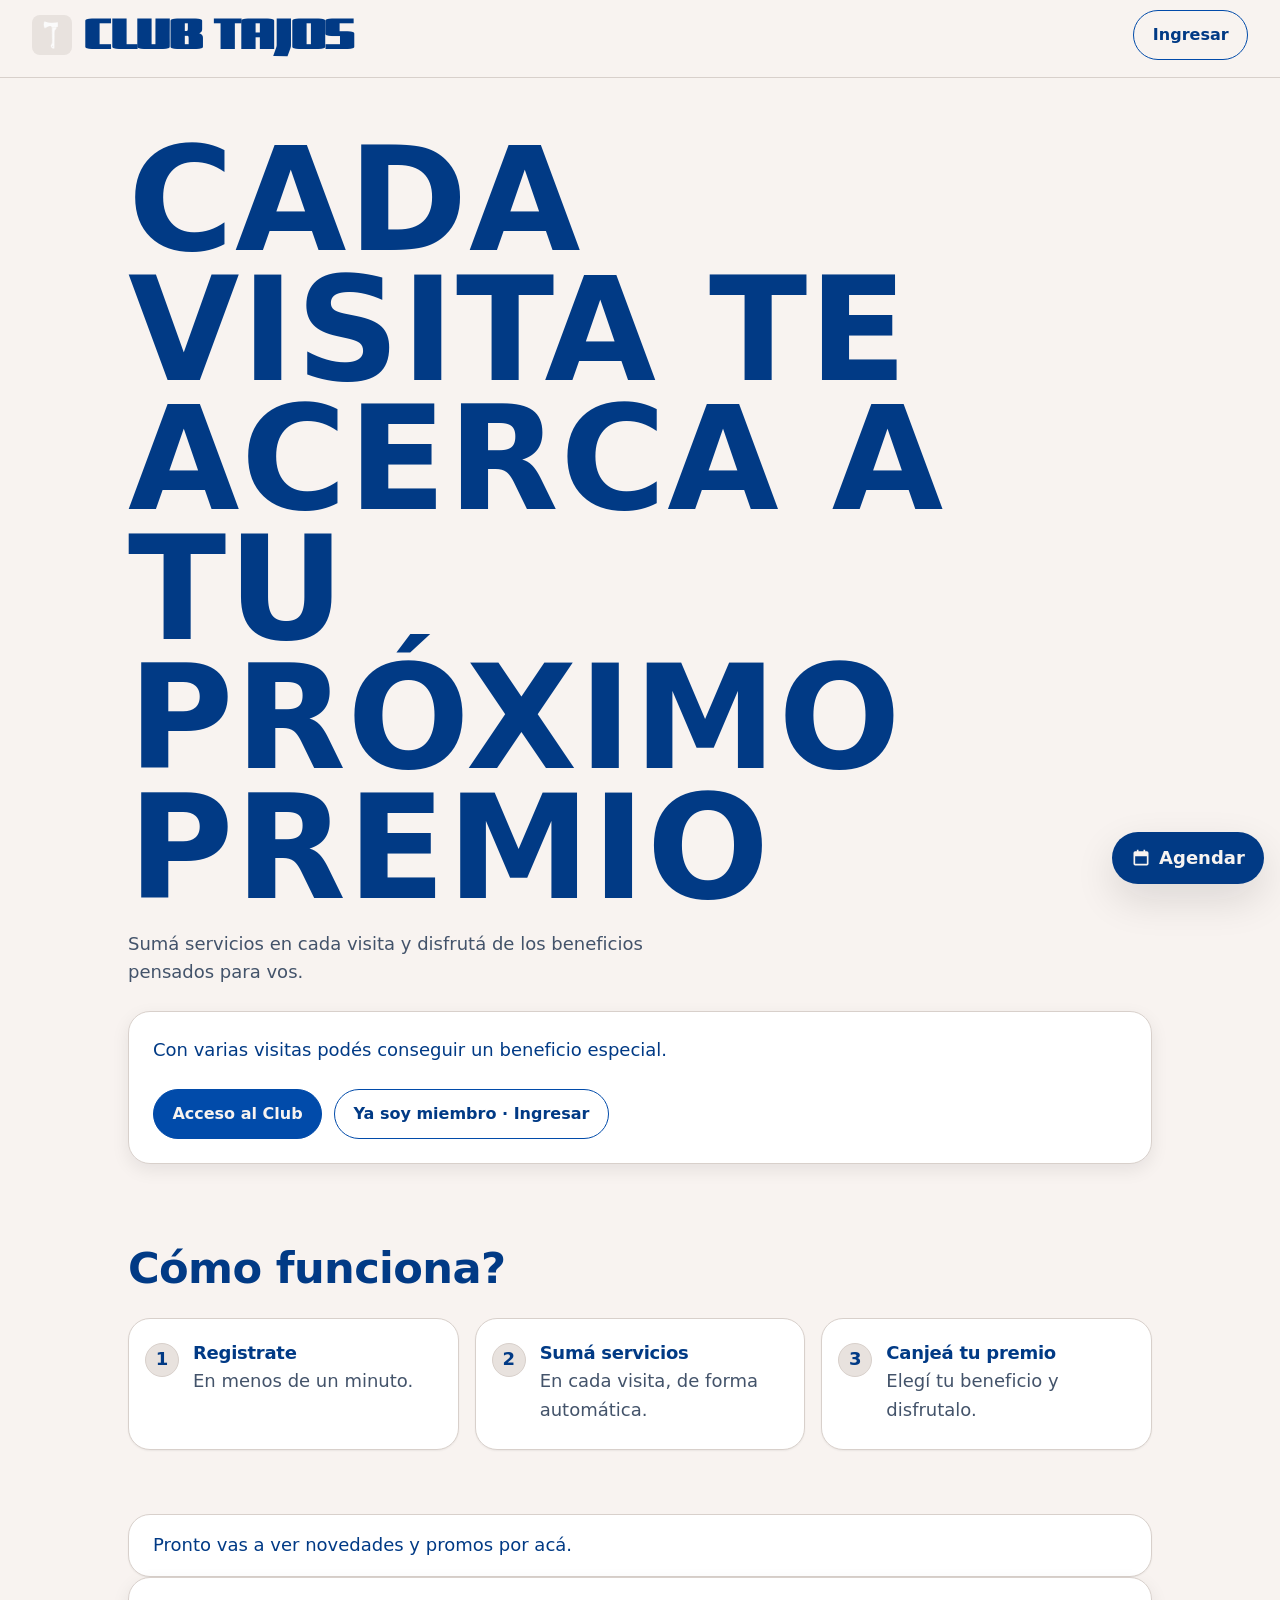
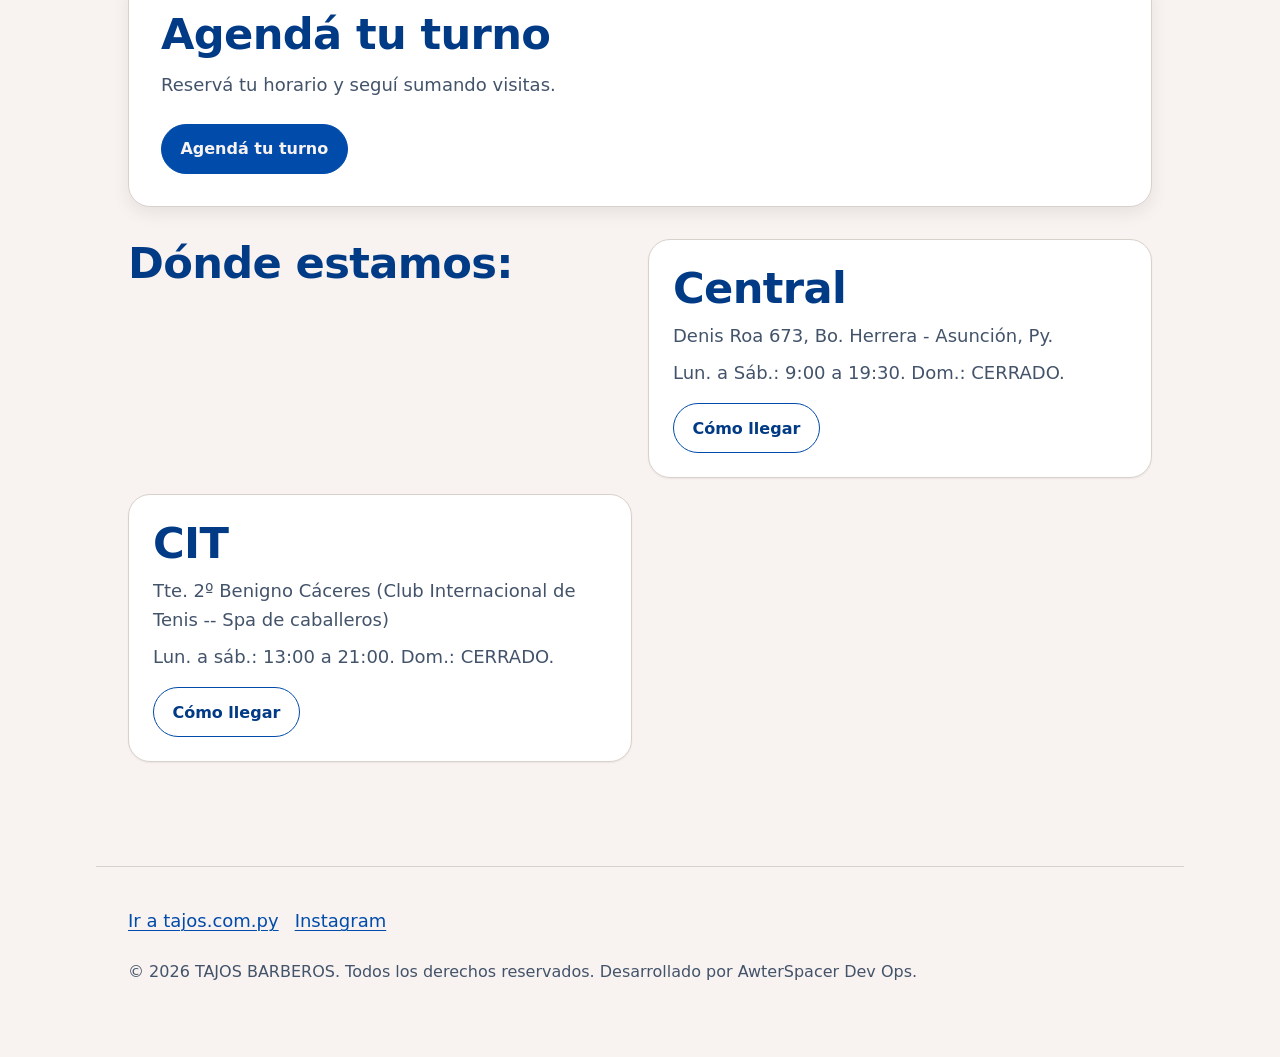
<file: index.html>
<!doctype html>
<html lang="es-PY">
<head>
  <meta charset="utf-8">
  <meta name="viewport" content="width=device-width, initial-scale=1">

  <title>Club Tajos · La Experiencia Definitiva</title>
  <meta name="description" content="En Club Tajos, queda en nuestras manos la gestión integral de tu imagen. Conocé tus beneficios, canjeá premios exclusivos, recibí recordatorios y accedé a turnos preferenciales en el mejor horario. Unite al Club Tajos y viví una experiencia en cuidado personal a un nivel totalmente distinto.">

  <meta name="theme-color" content="#014BAA">
  <link rel="canonical" href="https://club.tajos.com.py">
  <link rel="icon" href="assets/img/favicon.png">

  <meta property="og:type" content="website">
  <meta property="og:title" content="Club Tajos · La Experiencia Definitiva">
  <meta property="og:description" content="En Club Tajos, queda en nuestras manos la gestión integral de tu imagen. Conocé tus beneficios, canjeá premios exclusivos, recibí recordatorios y accedé a turnos preferenciales en el mejor horario. Unite al Club Tajos y viví una experiencia en cuidado personal a un nivel totalmente distinto.">
  <meta property="og:url" content="https://club.tajos.com.py">
  <meta property="og:image" content="assets/img/og-image.png">

  <meta name="twitter:card" content="summary_large_image">
  <meta name="twitter:title" content="Club Tajos · La Experiencia Definitiva">
  <meta name="twitter:description" content="En Club Tajos, queda en nuestras manos la gestión integral de tu imagen. Conocé tus beneficios, canjeá premios exclusivos, recibí recordatorios y accedé a turnos preferenciales en el mejor horario. Unite al Club Tajos y viví una experiencia en cuidado personal a un nivel totalmente distinto.">
  <meta name="twitter:image" content="assets/img/og-image.png">

  <meta name="referrer" content="strict-origin-when-cross-origin">
  
  <link rel="preconnect" href="https://fonts.googleapis.com">
  <link rel="preconnect" href="https://fonts.gstatic.com" crossorigin>
  <link href="https://fonts.googleapis.com/css2?family=Gajraj+One&family=Six+Caps&family=Michroma&display=swap" rel="stylesheet">

  <link rel="stylesheet" href="assets/css/club.css">

  <script defer src="assets/js/club-core.js"></script>
  <script defer src="assets/js/club-ui.js"></script>
  <script defer src="assets/js/index.js"></script>
</head>
<body>

  <a class="club-skip" href="#contenido">Saltar al contenido</a>

  <noscript>
    <p class="club-noscript">Activá JavaScript para ver novedades y tu tarjeta.</p>
  </noscript>

  <!-- HEADER -->
  <header class="club-header">
    <a class="club-header__marca" href="./">
      <img class="club-header__logo" src="assets/img/logo.png" alt="Tajos" width="48" height="48">
      <span class="club-header__nombre">CLUB TAJOS</span>
    </a>

    <div class="club-header__acciones">
      <button class="club-btn club-btn--secundario" type="button" data-club="btn-ingresar" aria-haspopup="dialog">Ingresar</button>
      <a class="club-btn club-btn--primario" href="tarjeta.html" data-club="btn-mi-tarjeta" hidden>Mi tarjeta</a>
    </div>
  </header>

  <main id="contenido">

    <!-- HERO -->
    <section class="club-hero" data-club="hero" aria-labelledby="club-hero-titulo">
      <h1 class="club-hero__titulo" id="club-hero-titulo">Cada visita te acerca a tu próximo premio</h1>
      <p class="club-hero__texto">Sumá servicios en cada visita y disfrutá de los beneficios pensados para vos.</p>

      <div class="club-hero__publico" data-club="hero-publico">
        <p class="club-hero__detalle">
          Con <span data-club="visitas-requeridas">varias</span> visitas podés conseguir <span data-club="premio">un beneficio especial</span>.
        </p>
        <div class="club-hero__acciones">
          <a class="club-btn club-btn--primario" href="registro.html">Acceso al Club</a>
          <button class="club-btn club-btn--secundario" type="button" data-club="btn-ingresar">Ya soy miembro · Ingresar</button>
        </div>
      </div>

      <div class="club-hero__miembro" data-club="hero-miembro" hidden>
        <h2 class="club-hero__saludo">Hola, <span data-club="miembro-nombre"></span></h2>

        <progress class="club-progreso" data-club="miembro-progreso" value="0" max="1" aria-describedby="club-progreso-texto"></progress>
        <p class="club-progreso__texto" id="club-progreso-texto" data-club="miembro-progreso-texto"></p>

        <p class="club-aviso" data-club="miembro-premio" hidden></p>

        <div class="club-hero__acciones">
          <a class="club-btn club-btn--primario" href="tarjeta.html">Ver mi tarjeta</a>
          <a class="club-btn club-btn--secundario" href="inicio.html">Ir a mi inicio</a>
        </div>
      </div>
    </section>

    <!-- CÓMO FUNCIONA -->
    <section class="club-como" id="como-funciona" aria-labelledby="club-como-titulo">
      <h2 class="club-titulo" id="club-como-titulo">Cómo funciona?</h2>

      <ol class="club-pasos">
        <li class="club-paso">
          <svg class="club-paso__icono" viewBox="0 0 24 24" aria-hidden="true">
            <path d="M12 12a4 4 0 1 0 0-8 4 4 0 0 0 0 8Zm0 2c-4 0-7 2-7 5v1h14v-1c0-3-3-5-7-5Z"/>
          </svg>
          <h3 class="club-paso__titulo">Registrate</h3>
          <p class="club-paso__texto">En menos de un minuto.</p>
        </li>

        <li class="club-paso">
          <svg class="club-paso__icono" viewBox="0 0 24 24" aria-hidden="true">
            <path d="M6 3h12v3a3 3 0 0 1-3 3H9a3 3 0 0 1-3-3V3Zm0 6h12v12H6V9Z"/>
          </svg>
          <h3 class="club-paso__titulo">Sumá servicios</h3>
          <p class="club-paso__texto">En cada visita, de forma automática.</p>
        </li>

        <li class="club-paso">
          <svg class="club-paso__icono" viewBox="0 0 24 24" aria-hidden="true">
            <path d="M12 2l2.4 5.1 5.6.7-4.1 3.9 1 5.6-4.9-2.7-4.9 2.7 1-5.6L4 7.8l5.6-.7L12 2Z"/>
          </svg>
          <h3 class="club-paso__titulo">Canjeá tu premio</h3>
          <p class="club-paso__texto">Elegí tu beneficio y disfrutalo.</p>
        </li>
      </ol>
    </section>

    <!-- CHIPS -->
    <nav class="club-chips" aria-label="Secciones" data-club="chips">
      <a class="club-chip" href="#novedades" data-club-chip="novedad" hidden>Novedades</a>
      <a class="club-chip" href="#promociones" data-club-chip="promocion" hidden>Promociones</a>
      <a class="club-chip" href="#descuentos" data-club-chip="descuento" hidden>Descuentos</a>
      <a class="club-chip" href="#eventos" data-club-chip="evento" hidden>Eventos</a>
    </nav>

    <!-- NOVEDADES -->
    <section class="club-seccion" id="novedades" data-club="seccion" data-tipo="novedad" aria-labelledby="club-novedades-titulo" hidden>
      <h2 class="club-titulo" id="club-novedades-titulo">Novedades</h2>
      <div class="club-lista" data-club="lista" data-tipo="novedad"></div>
    </section>

    <!-- PROMOCIONES -->
    <section class="club-seccion" id="promociones" data-club="seccion" data-tipo="promocion" aria-labelledby="club-promociones-titulo" hidden>
      <h2 class="club-titulo" id="club-promociones-titulo">Promociones</h2>
      <div class="club-lista" data-club="lista" data-tipo="promocion"></div>
    </section>

    <!-- DESCUENTOS -->
    <section class="club-seccion" id="descuentos" data-club="seccion" data-tipo="descuento" aria-labelledby="club-descuentos-titulo" hidden>
      <h2 class="club-titulo" id="club-descuentos-titulo">Descuentos</h2>
      <div class="club-lista" data-club="lista" data-tipo="descuento"></div>
    </section>

    <!-- EVENTOS -->
    <section class="club-seccion" id="eventos" data-club="seccion" data-tipo="evento" aria-labelledby="club-eventos-titulo" hidden>
      <h2 class="club-titulo" id="club-eventos-titulo">Eventos</h2>
      <div class="club-lista" data-club="lista" data-tipo="evento"></div>
    </section>

    <!-- ESTADO VACÍO -->
    <div class="club-vacio" data-club="vacio" hidden>
      <p class="club-vacio__texto">Pronto vas a ver novedades y promos por acá.</p>
    </div>

    <!-- PLANTILLA DE TARJETA -->
    <template id="tpl-promo-card">
      <article class="club-card" data-club="card">
        <figure class="club-card__media" hidden>
          <img loading="lazy" alt="">
        </figure>
        <span class="club-badge" data-club="card-tipo"></span>
        <h3 class="club-card__titulo" data-club="card-titulo"></h3>
        <p class="club-card__descripcion" data-club="card-descripcion"></p>
        <p class="club-card__vigencia" data-club="card-vigencia"></p>
      </article>
    </template>

    <!-- AGENDAR -->
    <section class="club-agendar" id="agendar" aria-labelledby="club-agendar-titulo">
      <h2 class="club-titulo" id="club-agendar-titulo">Agendá tu turno</h2>
      <p class="club-agendar__texto">Reservá tu horario y seguí sumando visitas.</p>
      <a class="club-btn club-btn--primario" href="https://wa.me/595982473078?text=Hola%21%20Escribo%20desde%20la%20pagina%20del%20CLUB%20y%20quisiera%20agendar%20un%20turno!" target="_blank" rel="noopener noreferrer" data-club="agendar">Agendá tu turno</a>
    </section>

    <!-- DÓNDE ESTAMOS -->
    <section class="club-sucursales" id="donde-estamos" aria-labelledby="club-sucursales-titulo">
      <h2 class="club-titulo" id="club-sucursales-titulo">Dónde estamos:</h2>

      <article class="club-sucursal">
        <h3 class="club-sucursal__nombre">Central</h3>
        <p class="club-sucursal__dato">Denis Roa 673, Bo. Herrera - Asunción, Py.</p>
        <p class="club-sucursal__dato">Lun. a Sáb.: 9:00 a 19:30. Dom.: CERRADO.</p>
        <a class="club-btn club-btn--secundario" href="https://maps.app.goo.gl/AWDRRvw8BQc4KtwT8?g_st=ic" target="_blank" rel="noopener noreferrer">Cómo llegar</a>
      </article>

      <article class="club-sucursal">
        <h3 class="club-sucursal__nombre">CIT</h3>
        <p class="club-sucursal__dato">Tte. 2º Benigno Cáceres (Club Internacional de Tenis -- Spa de caballeros)</p>
        <p class="club-sucursal__dato">Lun. a sáb.: 13:00 a 21:00. Dom.: CERRADO.</p>
        <a class="club-btn club-btn--secundario" href="https://maps.app.goo.gl/6VUefAXBkHVFdUos6?g_st=ic" target="_blank" rel="noopener noreferrer">Cómo llegar</a>
      </article>
    </section>

  </main>

  <!-- BOTÓN FLOTANTE -->
  <a class="club-fab" href="https://wa.me/595982473078?text=Hola%21%20Soy%20MIEMBRO%20DEL%20CLUB%20TAJOS%20y%20quisiera%20agendar%20un%20turno%21" target="_blank" rel="noopener noreferrer" data-club="agendar" aria-label="Agendar turno">
    <svg viewBox="0 0 24 24" aria-hidden="true">
      <path d="M7 2v2H5a2 2 0 0 0-2 2v13a2 2 0 0 0 2 2h14a2 2 0 0 0 2-2V6a2 2 0 0 0-2-2h-2V2h-2v2H9V2H7Zm12 8v9H5v-9h14Z"/>
    </svg>
    <span class="club-fab__texto">Agendar</span>
  </a>

  <!-- FOOTER -->
  <footer class="club-footer">
    <nav class="club-footer__enlaces" aria-label="Enlaces">
      <a class="club-footer__enlace" href="https://www.tajos.com.py" target="_blank" rel="noopener noreferrer">Ir a tajos.com.py</a>
      <a class="club-footer__enlace" href="https://www.instagram.com/tajosbarberos" target="_blank" rel="noopener noreferrer">Instagram</a>
    </nav>
    <p class="club-footer__legal">© 2026 TAJOS BARBEROS. Todos los derechos reservados. Desarrollado por AwterSpacer Dev Ops.</p>
  </footer>

  <!-- DIÁLOGO DE INGRESO -->
  <dialog class="club-login" id="club-login-dialog" aria-labelledby="club-login-titulo">
    <div class="club-login__cabecera">
      <h2 class="club-login__titulo" id="club-login-titulo">Ingresar a tu tarjeta</h2>
      <button class="club-login__cerrar" type="button" data-club="login-cerrar" aria-label="Cerrar">Cerrar</button>
    </div>

    <form class="club-login__form" data-club="login-form" novalidate>
      <div class="club-campo">
        <label class="club-campo__etiqueta" for="club-login-whatsapp">WhatsApp</label>
        <input
          class="club-campo__input"
          id="club-login-whatsapp"
          type="tel"
          inputmode="tel"
          autocomplete="tel"
          name="whatsapp"
          required
          placeholder="0981 123 456"
        >
      </div>

      <div class="club-campo">
        <label class="club-campo__etiqueta" for="club-login-fecha">Fecha de nacimiento</label>
        <input
          class="club-campo__input"
          id="club-login-fecha"
          type="date"
          name="fecha_nacimiento"
          autocomplete="bday"
          required
        >
      </div>

      <p class="club-login__error" role="alert" data-club="login-error" hidden></p>

      <button class="club-btn club-btn--primario" type="submit" data-club="login-submit">Ingresar</button>
    </form>

    <p class="club-login__ayuda">
      ¿No tenés tarjeta? Consultá en el local o <a href="registro.html">unite al Club</a>.
    </p>
  </dialog>

</body>
</html>
</file>
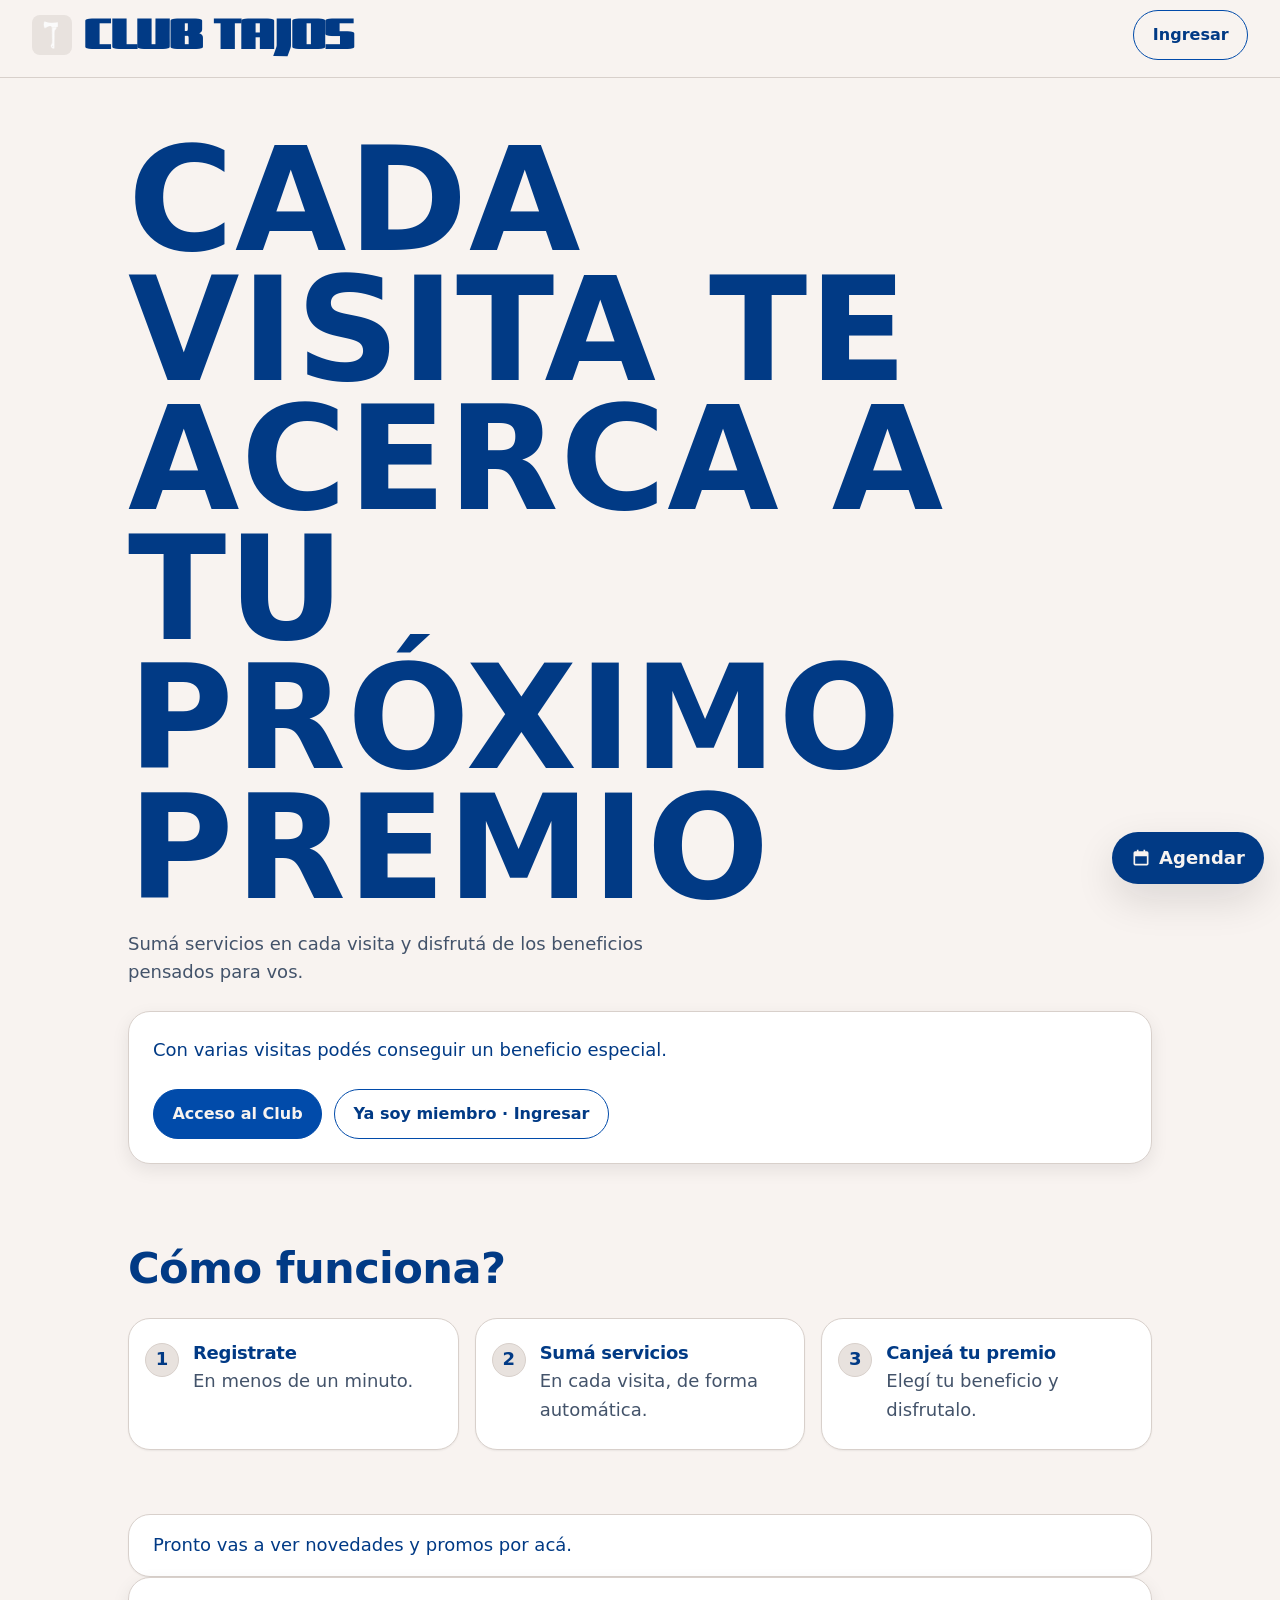
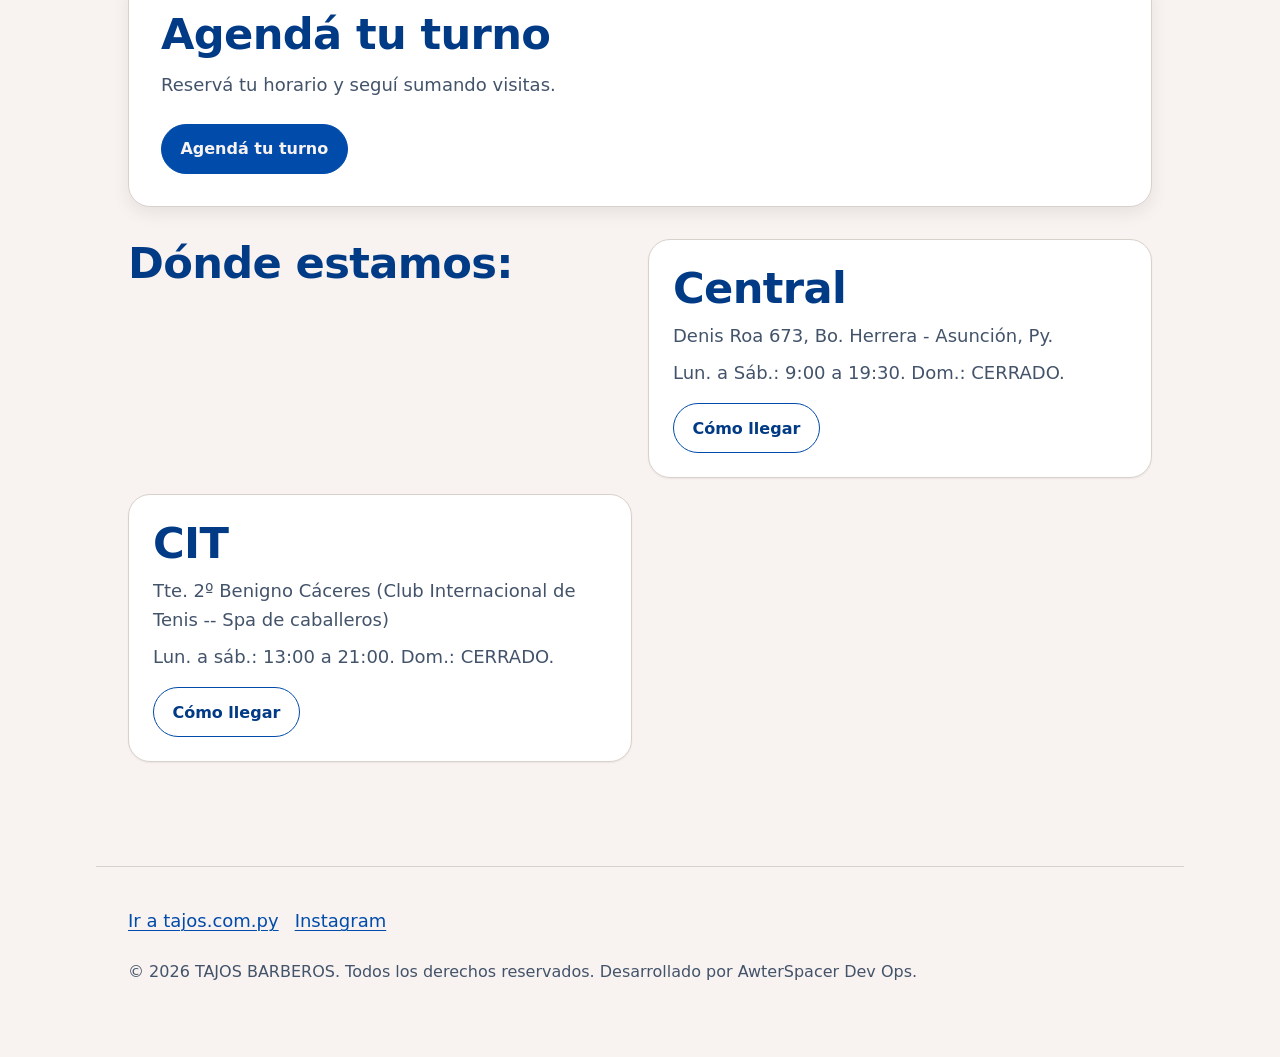
<file: inicio.html>
<!doctype html>
<html lang="es-PY">
<head>
  <meta charset="utf-8">
  <meta name="viewport" content="width=device-width, initial-scale=1">

  <title>Mi inicio · Club Tajos</title>
  <meta name="robots" content="noindex, nofollow">

  <meta name="theme-color" content="#014BAA">
  <link rel="icon" href="assets/img/favicon.png">

  <meta name="referrer" content="strict-origin-when-cross-origin">
  
  <link rel="preconnect" href="https://fonts.googleapis.com">
  <link rel="preconnect" href="https://fonts.gstatic.com" crossorigin>
  <link href="https://fonts.googleapis.com/css2?family=Gajraj+One&family=Six+Caps&family=Michroma&display=swap" rel="stylesheet">

  <link rel="stylesheet" href="assets/css/club.css">

  <script defer src="assets/js/club-core.js"></script>
  <script defer src="assets/js/club-ui.js"></script>
  <script defer src="assets/js/inicio.js"></script>
</head>
<body data-club-pagina="inicio" data-club-requiere-sesion>

  <a class="club-skip" href="#contenido">Saltar al contenido</a>

  <noscript>
    <p class="club-noscript">Activá JavaScript para ver tu tarjeta.</p>
  </noscript>

  <!-- HEADER -->
  <header class="club-header">
    <a class="club-header__marca" href="inicio.html">
      <img class="club-header__logo" src="assets/img/logo.png" alt="Tajos" width="48" height="48">
      <span class="club-header__nombre">CLUB TAJOS</span>
    </a>

    <div class="club-header__acciones">
      <button class="club-btn club-btn--secundario" type="button" data-club="btn-salir">Salir</button>
    </div>
  </header>

  <!-- CARGANDO -->
  <div class="club-cargando" data-club="cargando" role="status">Cargando tu tarjeta…</div>

  <main id="contenido" data-club="contenido-miembro" hidden>
    <div class="club-error" data-club="error-carga" hidden>
      <p class="club-error__texto">No pudimos cargar tu tarjeta. Revisá tu conexión e intentá de nuevo.</p>
      <button class="club-btn club-btn--secundario" type="button" data-club="reintentar">Reintentar</button>
    </div>


    <!-- SALUDO -->
    <section class="club-saludo" data-club="saludo" aria-labelledby="club-saludo-titulo">
      <h1 class="club-saludo__titulo" id="club-saludo-titulo">Hola, <span data-club="miembro-nombre"></span></h1>

      <div class="club-saludo__visita" data-club="ultima-visita-bloque" hidden>
        <p class="club-saludo__texto">Tu última visita fue el <span data-club="ultima-visita"></span></p>
      </div>
    </section>

    <!-- PROGRESO -->
    <section class="club-progreso" data-club="progreso" aria-labelledby="club-progreso-titulo">
      <h2 class="club-titulo" id="club-progreso-titulo">Tu progreso</h2>

      <progress class="club-progreso__barra" data-club="miembro-progreso" value="0" max="1" aria-describedby="club-progreso-texto"></progress>
      <p class="club-progreso__texto" id="club-progreso-texto" data-club="miembro-progreso-texto"></p>

      <p class="club-progreso__detalle">
        Te faltan <span data-club="visitas-faltan"></span> visitas para tu <span data-club="premio">premio</span>.
      </p>

      <p class="club-aviso" data-club="miembro-premio" hidden>
        ¡Tenés <span data-club="premios-disponibles"></span> premio(s) disponible(s)! Mostrá esta pantalla en caja.
      </p>

      <a class="club-btn club-btn--primario" href="tarjeta.html">Ver mi tarjeta completa</a>
    </section>

    <!-- ACCESOS RÁPIDOS -->
    <nav class="club-accesos" aria-label="Accesos rápidos">
      <a class="club-acceso" href="https://wa.me/595982473078?text=Hola%21%20Soy%20MIEMBRO%20DEL%20CLUB%20TAJOS%20y%20quisiera%20agendar%20un%20turno%21" target="_blank" rel="noopener noreferrer" data-club="agendar">
        <svg class="club-acceso__icono" viewBox="0 0 24 24" aria-hidden="true">
          <path d="M7 2v2H5a2 2 0 0 0-2 2v13a2 2 0 0 0 2 2h14a2 2 0 0 0 2-2V6a2 2 0 0 0-2-2h-2V2h-2v2H9V2H7Zm12 8v9H5v-9h14Z"/>
        </svg>
        <span class="club-acceso__texto">Agendar turno</span>
      </a>

      <a class="club-acceso" href="tarjeta.html">
        <svg class="club-acceso__icono" viewBox="0 0 24 24" aria-hidden="true">
          <path d="M3 6h18v12H3V6Zm2 4h6v2H5v-2Zm0 4h10v2H5v-2Z"/>
        </svg>
        <span class="club-acceso__texto">Mi tarjeta</span>
      </a>

      <a class="club-acceso" href="#donde-estamos">
        <svg class="club-acceso__icono" viewBox="0 0 24 24" aria-hidden="true">
          <path d="M12 2a7 7 0 0 1 7 7c0 5-7 13-7 13S5 14 5 9a7 7 0 0 1 7-7Zm0 9a2 2 0 1 0 0-4 2 2 0 0 0 0 4Z"/>
        </svg>
        <span class="club-acceso__texto">Cómo llegar</span>
      </a>

      <a class="club-acceso" href="https://www.tajos.com.py" target="_blank" rel="noopener noreferrer">
        <svg class="club-acceso__icono" viewBox="0 0 24 24" aria-hidden="true">
          <path d="M12 2a10 10 0 1 0 0 20 10 10 0 0 0 0-20Zm0 2c1.8 0 3.4 2.2 4 5H8c.6-2.8 2.2-5 4-5Zm-6.9 5h2c-.1.7-.1 1.3-.1 2s0 1.3.1 2h-2a8 8 0 0 1 0-4Zm11.8 0h2a8 8 0 0 1 0 4h-2c.1-.7.1-1.3.1-2s0-1.3-.1-2ZM8 13h8c-.6 2.8-2.2 5-4 5s-3.4-2.2-4-5Z"/>
        </svg>
        <span class="club-acceso__texto">Nuestra web</span>
      </a>
    </nav>

    <!-- CHIPS -->
    <nav class="club-chips" aria-label="Secciones" data-club="chips">
      <a class="club-chip" href="#novedades" data-club-chip="novedad" hidden>Novedades</a>
      <a class="club-chip" href="#promociones" data-club-chip="promocion" hidden>Promociones</a>
      <a class="club-chip" href="#descuentos" data-club-chip="descuento" hidden>Descuentos</a>
      <a class="club-chip" href="#eventos" data-club-chip="evento" hidden>Eventos</a>
    </nav>

    <!-- NOVEDADES -->
    <section class="club-seccion" id="novedades" data-club="seccion" data-tipo="novedad" aria-labelledby="club-novedades-titulo" hidden>
      <h2 class="club-titulo" id="club-novedades-titulo">Novedades</h2>
      <div class="club-lista" data-club="lista" data-tipo="novedad"></div>
    </section>

    <!-- PROMOCIONES -->
    <section class="club-seccion" id="promociones" data-club="seccion" data-tipo="promocion" aria-labelledby="club-promociones-titulo" hidden>
      <h2 class="club-titulo" id="club-promociones-titulo">Promociones</h2>
      <div class="club-lista" data-club="lista" data-tipo="promocion"></div>
    </section>

    <!-- DESCUENTOS -->
    <section class="club-seccion" id="descuentos" data-club="seccion" data-tipo="descuento" aria-labelledby="club-descuentos-titulo" hidden>
      <h2 class="club-titulo" id="club-descuentos-titulo">Descuentos</h2>
      <div class="club-lista" data-club="lista" data-tipo="descuento"></div>
    </section>

    <!-- EVENTOS -->
    <section class="club-seccion" id="eventos" data-club="seccion" data-tipo="evento" aria-labelledby="club-eventos-titulo" hidden>
      <h2 class="club-titulo" id="club-eventos-titulo">Eventos</h2>
      <div class="club-lista" data-club="lista" data-tipo="evento"></div>
    </section>

    <!-- ESTADO VACÍO -->
    <div class="club-vacio" data-club="vacio" hidden>
      <p class="club-vacio__texto">Pronto vas a ver novedades y promos por acá.</p>
    </div>

    <!-- PLANTILLA DE TARJETA -->
    <template id="tpl-promo-card">
      <article class="club-card" data-club="card">
        <figure class="club-card__media" hidden>
          <img loading="lazy" alt="">
        </figure>
        <span class="club-badge" data-club="card-tipo"></span>
        <h3 class="club-card__titulo" data-club="card-titulo"></h3>
        <p class="club-card__descripcion" data-club="card-descripcion"></p>
        <p class="club-card__vigencia" data-club="card-vigencia"></p>
      </article>
    </template>

    <!-- DÓNDE ESTAMOS -->
    <section class="club-sucursales" id="donde-estamos" aria-labelledby="club-sucursales-titulo">
      <h2 class="club-titulo" id="club-sucursales-titulo">Dónde estamos</h2>

      <article class="club-sucursal">
        <h3 class="club-sucursal__nombre">Central</h3>
        <p class="club-sucursal__dato">Denis Roa 673, Bo. Herrera -- Asunción, Py.</p>
        <p class="club-sucursal__dato">Lun. a Sáb., de 9:00 a 19:30</p>
        <a class="club-btn club-btn--secundario" href="https://maps.app.goo.gl/LEBGuenJ9LAHskmt6?g_st=ic" target="_blank" rel="noopener noreferrer">Cómo llegar</a>
      </article>

      <article class="club-sucursal">
        <h3 class="club-sucursal__nombre">CIT</h3>
        <p class="club-sucursal__dato">Tte. 2º Benigno Cáceres (Club Internacional de Tenis -- Spa de caballeros)</p>
        <p class="club-sucursal__dato">Lun. a Sáb, de 13:00 a 21:00</p>
        <a class="club-btn club-btn--secundario" href="https://maps.app.goo.gl/apcNeFKqPLR51KY66?g_st=ic" target="_blank" rel="noopener noreferrer">Cómo llegar</a>
      </article>
    </section>

  </main>

  <!-- FOOTER -->
  <footer class="club-footer">
    <nav class="club-footer__enlaces" aria-label="Enlaces">
      <a class="club-footer__enlace" href="https://www.tajos.com.py" target="_blank" rel="noopener noreferrer">Ir a tajos.com.py</a>
      <a class="club-footer__enlace" href="https://www.instagram.com/tajosbarberos" target="_blank" rel="noopener noreferrer">Instagram</a>
    </nav>
    <p class="club-footer__legal">© 2026 Tajos. Todos los derechos reservados.</p>
  </footer>

  <!-- BARRA INFERIOR -->
  <nav class="club-tabbar" aria-label="Navegación principal" data-club="tabbar">
    <a class="club-tabbar__item" href="inicio.html" aria-current="page">
      <svg class="club-tabbar__icono" viewBox="0 0 24 24" aria-hidden="true">
        <path d="M12 3l9 8h-3v9h-4v-6H10v6H6v-9H3l9-8Z"/>
      </svg>
      <span class="club-tabbar__texto">Inicio</span>
    </a>

    <a class="club-tabbar__item" href="tarjeta.html">
      <svg class="club-tabbar__icono" viewBox="0 0 24 24" aria-hidden="true">
        <path d="M3 6h18v12H3V6Zm2 4h6v2H5v-2Zm0 4h10v2H5v-2Z"/>
      </svg>
      <span class="club-tabbar__texto">Mi tarjeta</span>
    </a>

    <a class="club-tabbar__item" href="https://wa.me/595982473078?text=Hola%21%20Soy%20MIEMBRO%20DEL%20CLUB%20TAJOS%20y%20quisiera%20agendar%20un%20turno%21" target="_blank" rel="noopener noreferrer" data-club="agendar">
      <svg class="club-tabbar__icono" viewBox="0 0 24 24" aria-hidden="true">
        <path d="M7 2v2H5a2 2 0 0 0-2 2v13a2 2 0 0 0 2 2h14a2 2 0 0 0 2-2V6a2 2 0 0 0-2-2h-2V2h-2v2H9V2H7Zm12 8v9H5v-9h14Z"/>
      </svg>
      <span class="club-tabbar__texto">Agendar</span>
    </a>

    <a class="club-tabbar__item" href="#donde-estamos">
      <svg class="club-tabbar__icono" viewBox="0 0 24 24" aria-hidden="true">
        <path d="M12 2a7 7 0 0 1 7 7c0 5-7 13-7 13S5 14 5 9a7 7 0 0 1 7-7Zm0 9a2 2 0 1 0 0-4 2 2 0 0 0 0 4Z"/>
      </svg>
      <span class="club-tabbar__texto">Cómo llegar</span>
    </a>
  </nav>

</body>
</html>
</file>
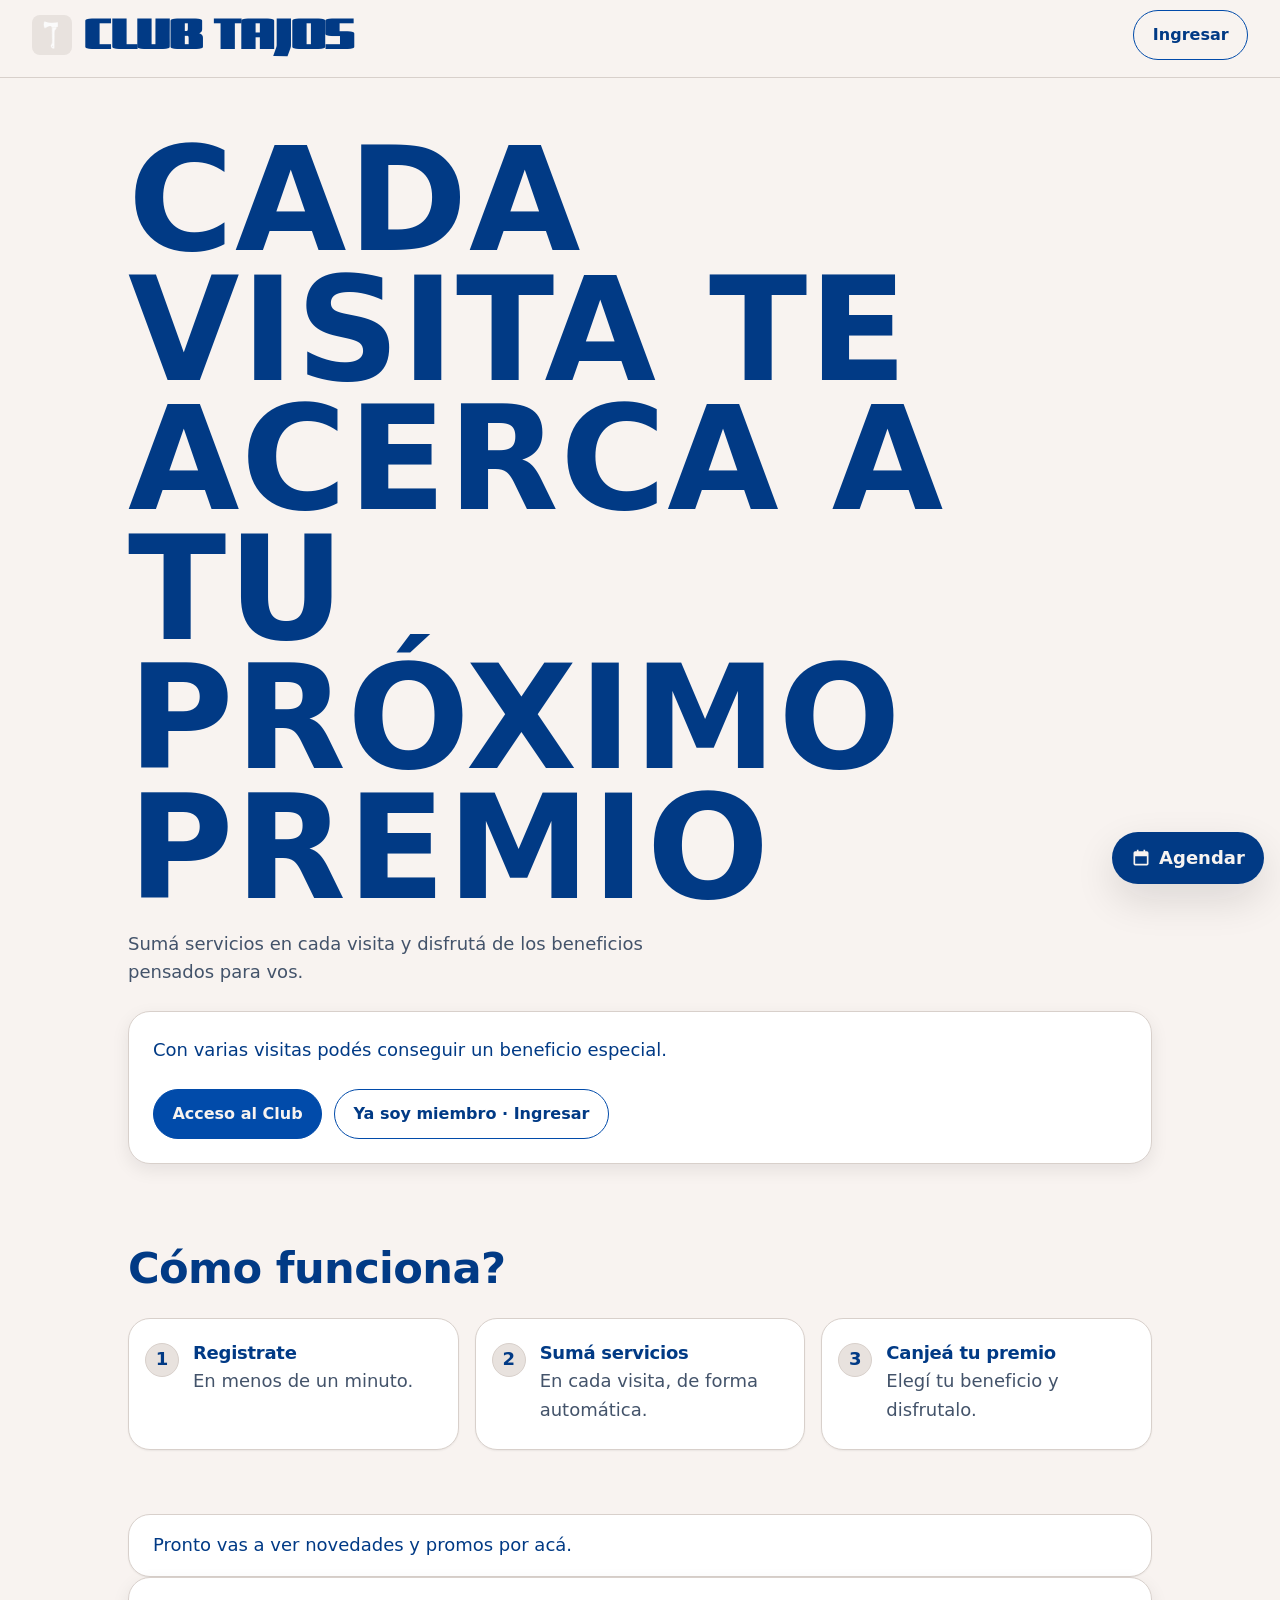
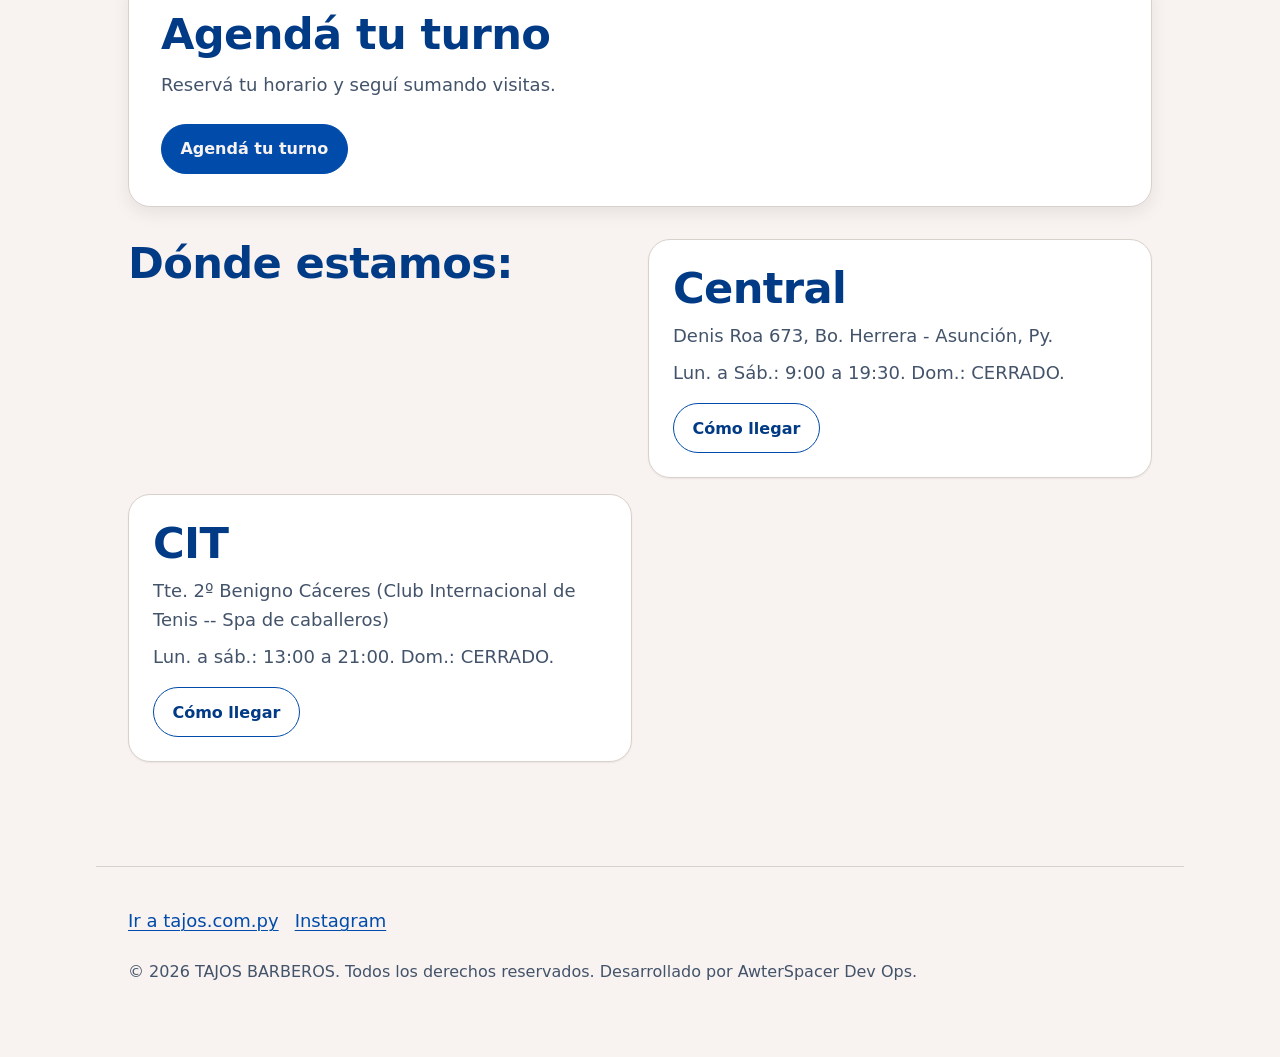
<file: tarjeta.html>
<!doctype html>
<html lang="es-PY">
<head>
  <meta charset="utf-8">
  <meta name="viewport" content="width=device-width, initial-scale=1">

  <title>Mi tarjeta · Club Tajos</title>
  <meta name="robots" content="noindex, nofollow">

  <meta name="theme-color" content="#014BAA">
  <link rel="icon" href="assets/img/favicon.png">

  <meta name="referrer" content="strict-origin-when-cross-origin">
  
  <link rel="preconnect" href="https://fonts.googleapis.com">
  <link rel="preconnect" href="https://fonts.gstatic.com" crossorigin>
  <link href="https://fonts.googleapis.com/css2?family=Gajraj+One&family=Six+Caps&family=Michroma&display=swap" rel="stylesheet">

  <link rel="stylesheet" href="assets/css/club.css">

  <script defer src="assets/js/club-core.js"></script>
  <script defer src="assets/js/club-ui.js"></script>
  <script defer src="assets/js/tarjeta.js"></script>
</head>
<body data-club-pagina="tarjeta" data-club-requiere-sesion>

  <a class="club-skip" href="#contenido">Saltar al contenido</a>

  <noscript>
    <p class="club-noscript">Activá JavaScript para ver tu tarjeta.</p>
  </noscript>

  <!-- HEADER -->
  <header class="club-header">
    <a class="club-header__marca" href="inicio.html">
      <img class="club-header__logo" src="assets/img/logo.png" alt="Tajos" width="48" height="48">
      <span class="club-header__nombre">CLUB TAJOS</span>
    </a>

    <div class="club-header__acciones">
      <button class="club-btn club-btn--secundario" type="button" data-club="btn-salir">Salir</button>
    </div>
  </header>

  <!-- CARGANDO -->
  <div class="club-cargando" data-club="cargando" role="status">Cargando tu tarjeta…</div>

  <main id="contenido" data-club="contenido-miembro" hidden>

    <!-- ERROR DE CARGA -->
    <div class="club-error" data-club="error-carga" hidden>
      <p class="club-error__texto">No pudimos cargar tu tarjeta. Revisá tu conexión e intentá de nuevo.</p>
      <button class="club-btn club-btn--secundario" type="button" data-club="reintentar">Reintentar</button>
    </div>

    <h1 class="club-pagina__titulo">Mi tarjeta</h1>

    <!-- TARJETA -->
    <section class="club-tarjeta" data-club="tarjeta" aria-labelledby="club-tarjeta-titulo">
      <h2 class="club-visually-hidden" id="club-tarjeta-titulo">Tu tarjeta del Club Tajos</h2>

      <div class="club-tarjeta__cabecera">
        <img class="club-tarjeta__logo" src="assets/img/logo.png" alt="" width="48" height="48">
        <span class="club-tarjeta__marca">CLUB TAJOS</span>
      </div>

      <p class="club-tarjeta__nombre" data-club="miembro-nombre"></p>

      <!-- SELLOS -->
      <ol class="club-sellos" data-club="sellos" aria-label="Tus visitas"></ol>

      <div class="club-tarjeta__resumen">
        <progress class="club-progreso__barra" data-club="miembro-progreso" value="0" max="1" aria-describedby="club-tarjeta-progreso-texto"></progress>
        <p class="club-progreso__texto" id="club-tarjeta-progreso-texto" data-club="miembro-progreso-texto"></p>
      </div>

      <div class="club-tarjeta__pie">
        <p class="club-tarjeta__premio">Tu premio: <strong data-club="premio"></strong></p>
        <p class="club-tarjeta__faltan">Te faltan <span data-club="visitas-faltan"></span> visitas</p>
      </div>
    </section>

    <!-- AVISOS -->
    <p class="club-aviso club-aviso--destacado" data-club="miembro-premio" hidden>
      ¡Tenés <span data-club="premios-disponibles"></span> premio(s) disponible(s)! Mostrá esta pantalla en caja para canjearlo.
    </p>

    <p class="club-aviso" data-club="sin-visitas" hidden>
      Todavía no registraste visitas. Se suman automáticamente cuando te atendemos.
    </p>

    <!-- DATOS RÁPIDOS -->
    <section class="club-resumen" aria-labelledby="club-resumen-titulo">
      <h2 class="club-titulo" id="club-resumen-titulo">Datos rápidos</h2>

      <dl class="club-datos">
        <div class="club-datos__item">
          <dt class="club-datos__termino">Visitas totales</dt>
          <dd class="club-datos__valor" data-club="visitas-totales"></dd>
        </div>

        <div class="club-datos__item" data-club="ultima-visita-bloque" hidden>
          <dt class="club-datos__termino">Última visita</dt>
          <dd class="club-datos__valor" data-club="ultima-visita"></dd>
        </div>

        <div class="club-datos__item">
          <dt class="club-datos__termino">Premios disponibles</dt>
          <dd class="club-datos__valor" data-club="premios-disponibles"></dd>
        </div>
      </dl>
    </section>

    <!-- CÓMO SUMAR VISITAS -->
    <section class="club-instrucciones" aria-labelledby="club-instrucciones-titulo">
      <h2 class="club-titulo" id="club-instrucciones-titulo">Cómo sumar visitas</h2>

      <ol class="club-pasos">
        <li class="club-paso">
          <p class="club-paso__texto">Cada vez que te atendemos se suma una visita, automáticamente, con tu número de WhatsApp.</p>
        </li>
        <li class="club-paso">
          <p class="club-paso__texto">Al completar <span data-club="visitas-requeridas">varias</span> visitas ganás <span data-club="premio">un premio especial</span>.</p>
        </li>
        <li class="club-paso">
          <p class="club-paso__texto">Canjealo en caja mostrando esta pantalla.</p>
        </li>
      </ol>
    </section>

    <!-- PREGUNTAS FRECUENTES -->
    <section class="club-faq" aria-labelledby="club-faq-titulo">
      <h2 class="club-titulo" id="club-faq-titulo">Preguntas frecuentes</h2>

      <details class="club-faq__item">
        <summary class="club-faq__pregunta">Hice un servicio y no se sumó mi visita</summary>
        <p class="club-faq__respuesta">Avisanos en caja y lo revisamos.</p>
      </details>

      <details class="club-faq__item">
        <summary class="club-faq__pregunta">Cambié de número de WhatsApp</summary>
        <p class="club-faq__respuesta">Consultá en el local para actualizarlo.</p>
      </details>

      <details class="club-faq__item">
        <summary class="club-faq__pregunta">Cambié de celular</summary>
        <p class="club-faq__respuesta">
          Usá tu enlace guardado o <a href="index.html">ingresá desde la página principal</a> con tu WhatsApp y tu fecha de nacimiento.
        </p>
      </details>
    </section>

    <!-- GUARDAR TARJETA -->
    <section class="club-guardado" aria-labelledby="club-guardado-titulo">
      <h2 class="club-titulo" id="club-guardado-titulo">Guardá tu tarjeta</h2>
      <p class="club-guardado__texto">Guardá este enlace por si cambiás de celular o borrás los datos del navegador.</p>

      <div class="club-guardado__enlace">
        <input
          class="club-field__input"
          type="text"
          readonly
          data-club="link-tarjeta"
          aria-label="Enlace a tu tarjeta"
        >
        <button class="club-btn club-btn--secundario" type="button" data-club="copiar-link">Copiar enlace</button>
      </div>

      <p class="club-guardado__estado" role="status" data-club="copiar-estado" hidden>¡Copiado!</p>
    </section>

    <a class="club-enlace-secundario" href="inicio.html#novedades">Ver novedades y promociones</a>

  </main>

  <!-- FOOTER -->
  <footer class="club-footer">
    <nav class="club-footer__enlaces" aria-label="Enlaces">
      <a class="club-footer__enlace" href="https://www.tajos.com.py" target="_blank" rel="noopener noreferrer">Ir a tajos.com.py</a>
      <a class="club-footer__enlace" href="https://www.instagram.com/tajosbarberos" target="_blank" rel="noopener noreferrer">Instagram</a>
    </nav>
    <p class="club-footer__legal">© 2026 Tajos. Todos los derechos reservados. Desarrollado por AwterSpacer Dev Ops. </p>
  
  </footer>

  <!-- BARRA INFERIOR -->
  <nav class="club-tabbar" aria-label="Navegación principal" data-club="tabbar">
    <a class="club-tabbar__item" href="inicio.html">
      <svg class="club-tabbar__icono" viewBox="0 0 24 24" aria-hidden="true">
        <path d="M12 3l9 8h-3v9h-4v-6H10v6H6v-9H3l9-8Z"/>
      </svg>
      <span class="club-tabbar__texto">Inicio</span>
    </a>

    <a class="club-tabbar__item" href="tarjeta.html" aria-current="page">
      <svg class="club-tabbar__icono" viewBox="0 0 24 24" aria-hidden="true">
        <path d="M3 6h18v12H3V6Zm2 4h6v2H5v-2Zm0 4h10v2H5v-2Z"/>
      </svg>
      <span class="club-tabbar__texto">Mi tarjeta</span>
    </a>

    <a class="club-tabbar__item" href="https://wa.me/595982473078?text=Hola%21%20Soy%20MIEMBRO%20DEL%20CLUB%20TAJOS%20y%20quisiera%20agendar%20un%20turno%21" target="_blank" rel="noopener noreferrer" data-club="agendar">
      <svg class="club-tabbar__icono" viewBox="0 0 24 24" aria-hidden="true">
        <path d="M7 2v2H5a2 2 0 0 0-2 2v13a2 2 0 0 0 2 2h14a2 2 0 0 0 2-2V6a2 2 0 0 0-2-2h-2V2h-2v2H9V2H7Zm12 8v9H5v-9h14Z"/>
      </svg>
      <span class="club-tabbar__texto">Agendar</span>
    </a>

    <a class="club-tabbar__item" href="inicio.html#donde-estamos">
      <svg class="club-tabbar__icono" viewBox="0 0 24 24" aria-hidden="true">
        <path d="M12 2a7 7 0 0 1 7 7c0 5-7 13-7 13S5 14 5 9a7 7 0 0 1 7-7Zm0 9a2 2 0 1 0 0-4 2 2 0 0 0 0 4Z"/>
      </svg>
      <span class="club-tabbar__texto">Cómo llegar</span>
    </a>
  </nav>

  <!-- PLANTILLA: SELLO -->
  <template id="tpl-sello">
    <li class="club-sello" data-club="sello" data-estado="pendiente">
      <span class="club-sello__marca" aria-hidden="true"></span>
      <span class="club-visually-hidden" data-club="sello-texto"></span>
    </li>
  </template>

</body>
</html>
</file>
<file: assets/css/club.css>
/* =========================================================
   Club Tajos · club.css
   Sistema visual y de movimiento · Cloud Motion Minimalism

   Índice
   1. Tokens
   2. Reset y base
   3. Layout
   4. Componentes compartidos
   5. Estilos por página
   6. Movimiento y estados
   7. Utilidades y preferencias del usuario
   ========================================================= */

/* =========================================================
   1. TOKENS
   ========================================================= */

:root {
  /* Paleta base */
  --club-paleta-carbon: #014BAA;
  --club-paleta-marfil: #F8F3F0;
  --club-paleta-nube: #014BAA;
  --club-paleta-pizarra: #5A6B7C;
  --club-paleta-niebla: #E8E2DE;
  --club-paleta-grafito: #013A85;

  /* Tokens semánticos · tema claro */
  --club-fondo: var(--club-paleta-marfil);
  --club-superficie: #FFFFFF;
  --club-superficie-alta: var(--club-paleta-niebla);
  --club-texto: #013A85;
  --club-texto-suave: #43536A;
  --club-borde: #D8D0CB;
  --club-borde-fuerte: #014BAA;
  --club-acento: #014BAA;
  --club-acento-texto: #F8F3F0;
  --club-foco: #014BAA;
  --club-error: #A32323;
  --club-error-superficie: #FBECEC;
  --club-exito: #1F6B4A;
  --club-premio: #014BAA;
  --club-premio-superficie: #E4EDF8;
  --club-sombra-1: 0 1px 2px rgba(16, 18, 20, 0.06);
  --club-sombra-2: 0 6px 18px rgba(16, 18, 20, 0.08);
  --club-sombra-3: 0 16px 40px rgba(16, 18, 20, 0.12);
  --club-atmosfera-1: transparent;
  --club-atmosfera-2: transparent;

  color-scheme: light;
}

@media (prefers-color-scheme: dark) {
  :root {
    --club-fondo: #013A85;
    --club-superficie: #014BAA;
    --club-superficie-alta: #0356BF;
    --club-texto: #F8F3F0;
    --club-texto-suave: #D6DCE4;
    --club-borde: #2E6AC4;
    --club-borde-fuerte: #F8F3F0;
    --club-acento: #F8F3F0;
    --club-acento-texto: #014BAA;
    --club-foco: #F8F3F0;
    --club-error: #FFB4B4;
    --club-error-superficie: #7A1F1F;
    --club-exito: #A5E1C3;
    --club-premio: #F8F3F0;
    --club-premio-superficie: #0356BF;
    --club-sombra-1: 0 1px 2px rgba(0, 0, 0, 0.35);
    --club-sombra-2: 0 6px 18px rgba(0, 0, 0, 0.35);
    --club-sombra-3: 0 16px 40px rgba(0, 0, 0, 0.45);
    --club-atmosfera-1: rgba(201, 212, 222, 0.08);
    --club-atmosfera-2: rgba(119, 127, 135, 0.12);

    color-scheme: dark;
  }
}

:root[data-tema="claro"] {
  --club-fondo: var(--club-paleta-marfil);
  --club-superficie: #FFFFFF;
  --club-superficie-alta: var(--club-paleta-niebla);
  --club-texto: #013A85;
  --club-texto-suave: #43536A;
  --club-borde: #D8D0CB;
  --club-borde-fuerte: #014BAA;
  --club-acento: #014BAA;
  --club-acento-texto: #F8F3F0;
  --club-foco: #014BAA;
  --club-error: #A32323;
  --club-error-superficie: #FBECEC;
  --club-exito: #1F6B4A;
  --club-premio: #014BAA;
  --club-premio-superficie: #E4EDF8;
  color-scheme: light;
}

:root[data-tema="oscuro"] {
  --club-fondo: #013A85;
  --club-superficie: #014BAA;
  --club-superficie-alta: #0356BF;
  --club-texto: #F8F3F0;
  --club-texto-suave: #D6DCE4;
  --club-borde: #2E6AC4;
  --club-borde-fuerte: #F8F3F0;
  --club-acento: #F8F3F0;
  --club-acento-texto: #014BAA;
  --club-foco: #F8F3F0;
  --club-error: #FFB4B4;
  --club-error-superficie: #7A1F1F;
  --club-exito: #A5E1C3;
  --club-premio: #F8F3F0;
  --club-premio-superficie: #0356BF;
  color-scheme: dark;
}

:root {
  /* Tipografía */
  --club-fuente-titulos: system-ui, -apple-system, "Segoe UI", Roboto, "Helvetica Neue", Arial, sans-serif;
  --club-fuente-texto: system-ui, -apple-system, "Segoe UI", Roboto, "Helvetica Neue", Arial, sans-serif;
  --club-fuente-marca: "Gajraj One", system-ui, sans-serif;

  /* Escala tipográfica */
  --club-texto-xs: clamp(0.78rem, 0.74rem + 0.2vw, 0.85rem);
  --club-texto-s: clamp(0.9rem, 0.86rem + 0.2vw, 1rem);
  --club-texto-m: clamp(1rem, 0.95rem + 0.25vw, 1.125rem);
  --club-texto-l: clamp(1.25rem, 1.1rem + 0.7vw, 1.6rem);
  --club-texto-xl: clamp(1.7rem, 1.3rem + 2vw, 2.7rem);
  --club-texto-xxl: clamp(2.2rem, 1.5rem + 3.4vw, 3.6rem);
  --club-texto-hero: clamp(4rem, 2.5rem + 10vw, 9rem);


  /* Espaciado y forma */
  --club-espacio-1: 0.25rem;
  --club-espacio-2: 0.5rem;
  --club-espacio-3: 0.75rem;
  --club-espacio-4: 1rem;
  --club-espacio-5: 1.5rem;
  --club-espacio-6: 2rem;
  --club-espacio-7: 3rem;
  --club-espacio-8: 4.5rem;
  --club-radio-s: 8px;
  --club-radio-m: 14px;
  --club-radio-l: 22px;
  --club-radio-completo: 999px;
  --club-borde-fino: 1px;
  --club-borde-medio: 2px;
  --club-borde-grueso: 3px;

  /* Movimiento */
  --club-dur-control: 220ms;
  --club-dur-reveal: 560ms;
  --club-dur-vista: 720ms;
  --club-ease-suave: cubic-bezier(0.22, 0.61, 0.36, 1);
  --club-ease-salida: cubic-bezier(0.4, 0, 1, 1);
  --club-ease-entrada: cubic-bezier(0.16, 1, 0.3, 1);
  --club-desplazamiento: 18px;
  --club-desplazamiento-corto: 8px;

  /* Capas */
  --club-z-header: 40;
  --club-z-fab: 45;
  --club-z-tabbar: 50;
  --club-z-dialogo: 60;

  /* Áreas seguras */
  --club-safe-top: env(safe-area-inset-top, 0px);
  --club-safe-bottom: env(safe-area-inset-bottom, 0px);
}

/* Plantilla para una fuente propia futura.
@font-face {
  font-family: "Club Tajos Titulos";
  src: url("{{RUTA_FUENTE_TITULOS}}") format("woff2");
  font-display: swap;
}
*/

/* =========================================================
   2. RESET Y BASE
   ========================================================= */

*,
*::before,
*::after {
  box-sizing: border-box;
}

html {
  -webkit-text-size-adjust: 100%;
  scroll-padding-top: calc(96px + var(--club-safe-top));
}

body {
  margin: 0;
  min-height: 100vh;
  min-height: 100dvh;
  background-color: var(--club-fondo);
  background-image: none;
  color: var(--club-texto);
  font-family: var(--club-fuente-texto);
  font-size: var(--club-texto-m);
  line-height: 1.6;
}

img,
svg {
  max-width: 100%;
  display: block;
}

button,
input,
select,
textarea {
  font: inherit;
  color: inherit;
}

a {
  color: var(--club-acento);
  text-decoration-thickness: 1px;
  text-underline-offset: 3px;
}

h1,
h2,
h3,
p,
dl,
dd,
figure {
  margin: 0;
}

h1,
h2,
h3 {
  font-family: var(--club-fuente-titulos);
  line-height: 1.15;
  letter-spacing: -0.015em;
}

[hidden] {
  display: none !important;
}

:focus-visible {
  outline: var(--club-borde-medio) solid var(--club-foco);
  outline-offset: 3px;
  border-radius: var(--club-radio-s);
}

@media (prefers-reduced-motion: no-preference) {
  html {
    scroll-behavior: smooth;
  }
}

/* =========================================================
   3. LAYOUT
   ========================================================= */

.club-skip {
  position: absolute;
  left: var(--club-espacio-4);
  top: calc(var(--club-espacio-3) + var(--club-safe-top));
  z-index: 100;
  transform: translateY(-200%);
  background: var(--club-superficie);
  color: var(--club-texto);
  border: var(--club-borde-medio) solid var(--club-foco);
  border-radius: var(--club-radio-s);
  padding: var(--club-espacio-3) var(--club-espacio-4);
  min-height: 44px;
  display: inline-flex;
  align-items: center;
  transition: transform var(--club-dur-control) var(--club-ease-suave);
}

.club-skip:focus {
  transform: translateY(0);
}

.club-noscript {
  margin: var(--club-espacio-4);
  padding: var(--club-espacio-4);
  border: var(--club-borde-medio) solid var(--club-error);
  border-radius: var(--club-radio-m);
  background: var(--club-error-superficie);
  color: var(--club-texto);
}

main {
  display: block;
  width: min(100%, 68rem);
  margin: 0 auto;
  padding: var(--club-espacio-5) var(--club-espacio-4) calc(120px + var(--club-safe-bottom));
}

section {
  scroll-margin-top: calc(120px + var(--club-safe-top));
}

.club-header + main,
.club-header ~ main {
  padding-top: calc(104px + var(--club-safe-top));
}

/* =========================================================
   4. COMPONENTES COMPARTIDOS
   ========================================================= */

/* Header */
.club-header {
  position: fixed;
  inset: 0 0 auto 0;
  z-index: var(--club-z-header);
  display: flex;
  align-items: center;
  justify-content: space-between;
  gap: var(--club-espacio-3);
  min-height: calc(68px + var(--club-safe-top));
  padding: var(--club-safe-top) var(--club-espacio-4) var(--club-espacio-2);
  background: var(--club-fondo);
  border-bottom: var(--club-borde-fino) solid var(--club-borde);
}

@supports (backdrop-filter: blur(8px)) {
  .club-header {
    background: var(--club-fondo);
    backdrop-filter: blur(10px) saturate(1.1);
  }
}

.club-header__marca {
  display: inline-flex;
  align-items: center;
  gap: var(--club-espacio-3);
  color: var(--club-texto);
  text-decoration: none;
  min-height: 44px;
}

.club-header__logo {
  width: 40px;
  height: 40px;
  border-radius: var(--club-radio-s);
  object-fit: cover;
  background: var(--club-superficie-alta);
}

.club-header__nombre {
  font-family: var(--club-fuente-marca);
  font-weight: 700;
  font-size: var(--club-texto-xl);
  letter-spacing: -0.01em;
}

.club-header__acciones {
  display: flex;
  align-items: center;
  gap: var(--club-espacio-2);
}

/* Botones */
.club-btn {
  display: inline-flex;
  align-items: center;
  justify-content: center;
  gap: var(--club-espacio-2);
  min-height: 44px;
  padding: 0.7rem 1.15rem;
  border: var(--club-borde-fino) solid transparent;
  border-radius: var(--club-radio-completo);
  font-family: var(--club-fuente-texto);
  font-weight: 650;
  font-size: var(--club-texto-s);
  text-align: center;
  text-decoration: none;
  cursor: pointer;
  transition:
    transform var(--club-dur-control) var(--club-ease-suave),
    background-color var(--club-dur-control) var(--club-ease-suave),
    border-color var(--club-dur-control) var(--club-ease-suave),
    color var(--club-dur-control) var(--club-ease-suave),
    box-shadow var(--club-dur-control) var(--club-ease-suave);
}

.club-btn--primario {
  background: var(--club-acento);
  color: var(--club-acento-texto);
  border-color: var(--club-acento);
}

.club-btn--primario:hover {
  transform: translateY(-1px);
  box-shadow: var(--club-sombra-2);
}

.club-btn--secundario {
  background: transparent;
  color: var(--club-texto);
  border-color: var(--club-borde-fuerte);
}

.club-btn--secundario:hover {
  background: var(--club-superficie-alta);
}

.club-btn:active {
  transform: translateY(1px) scale(0.99);
}

.club-btn[disabled],
.club-btn[aria-busy="true"] {
  opacity: 0.62;
  cursor: progress;
  transform: none;
  box-shadow: none;
}

/* Chips */
.club-chips {
  display: flex;
  gap: var(--club-espacio-2);
  overflow-x: auto;
  padding: var(--club-espacio-2) 0;
  margin: 0 calc(var(--club-espacio-4) * -1);
  padding-inline: var(--club-espacio-4);
  scrollbar-width: none;
}

.club-chips::-webkit-scrollbar {
  display: none;
}

.club-chip {
  flex: 0 0 auto;
  display: inline-flex;
  align-items: center;
  min-height: 44px;
  padding: 0.55rem 1rem;
  border: var(--club-borde-fino) solid var(--club-borde);
  border-radius: var(--club-radio-completo);
  background: var(--club-superficie);
  color: var(--club-texto);
  text-decoration: none;
  font-size: var(--club-texto-s);
  transition:
    border-color var(--club-dur-control) var(--club-ease-suave),
    background-color var(--club-dur-control) var(--club-ease-suave),
    transform var(--club-dur-control) var(--club-ease-suave);
}

.club-chip[aria-current="true"] {
  border-color: var(--club-texto);
  border-width: var(--club-borde-medio);
  font-weight: 700;
  background: var(--club-superficie-alta);
}

.club-chip[aria-current="true"]::before {
  content: "";
  width: 8px;
  height: 8px;
  margin-right: var(--club-espacio-2);
  border-radius: 50%;
  background: var(--club-acento);
}

/* Tarjetas */
.club-card,
.club-sucursal,
.club-vacio,
.club-aviso,
.club-error,
.club-cargando {
  background: var(--club-superficie);
  border: var(--club-borde-fino) solid var(--club-borde);
  border-radius: var(--club-radio-l);
  box-shadow: var(--club-sombra-1);
}

.club-card {
  overflow: hidden;
  transition:
    transform var(--club-dur-control) var(--club-ease-suave),
    box-shadow var(--club-dur-control) var(--club-ease-suave);
}

.club-card__media {
  margin: 0;
  aspect-ratio: 16 / 9;
  background: var(--club-superficie-alta);
  overflow: hidden;
}

.club-card__media img {
  width: 100%;
  height: 100%;
  object-fit: cover;
}

.club-card > *:not(.club-card__media) {
  padding-inline: var(--club-espacio-4);
}

.club-card__media + .club-badge {
  margin-top: var(--club-espacio-4);
}

.club-badge {
  display: inline-flex;
  align-items: center;
  margin-top: var(--club-espacio-4);
  padding: 0.25rem 0.65rem;
  border: var(--club-borde-fino) solid var(--club-borde);
  border-radius: var(--club-radio-completo);
  background: var(--club-superficie-alta);
  color: var(--club-texto-suave);
  font-size: var(--club-texto-xs);
  font-weight: 700;
  text-transform: uppercase;
  letter-spacing: 0.06em;
}

.club-card__titulo {
  margin-top: var(--club-espacio-2);
  font-size: var(--club-texto-l);
}

.club-card__descripcion {
  margin-top: var(--club-espacio-2);
  color: var(--club-texto-suave);
  max-width: 62ch;
}

.club-card__vigencia {
  margin-top: var(--club-espacio-3);
  margin-bottom: var(--club-espacio-4);
  padding-top: var(--club-espacio-3);
  border-top: var(--club-borde-fino) dashed var(--club-borde);
  color: var(--club-texto-suave);
  font-size: var(--club-texto-s);
}

.club-lista {
  display: grid;
  gap: var(--club-espacio-4);
  margin-top: var(--club-espacio-4);
}

/* Avisos y estados */
.club-aviso,
.club-error,
.club-vacio,
.club-cargando {
  padding: var(--club-espacio-4) var(--club-espacio-5);
  margin-top: var(--club-espacio-4);
}

.club-aviso {
  border-left: var(--club-borde-grueso) solid var(--club-acento);
}

.club-aviso--destacado {
  border-left-color: var(--club-premio);
  background: var(--club-premio-superficie);
  font-weight: 650;
}

.club-aviso--destacado::before {
  content: "";
  display: block;
  width: 18px;
  height: 18px;
  margin-bottom: var(--club-espacio-2);
  border: var(--club-borde-medio) solid var(--club-premio);
  border-radius: 50%;
  background:
    linear-gradient(var(--club-premio), var(--club-premio)) center / 6px 6px no-repeat;
}

.club-error {
  border: var(--club-borde-medio) solid var(--club-error);
  background: var(--club-error-superficie);
}

.club-error::before {
  content: "";
  display: block;
  width: 18px;
  height: 18px;
  margin-bottom: var(--club-espacio-2);
  border: var(--club-borde-medio) solid var(--club-error);
  border-radius: 50%;
  background:
    linear-gradient(var(--club-error), var(--club-error)) center / 2px 10px no-repeat,
    linear-gradient(var(--club-error), var(--club-error)) center / 10px 2px no-repeat;
}

.club-cargando {
  min-height: 120px;
  display: grid;
  place-items: center;
  color: var(--club-texto-suave);
}

.club-cargando::after {
  content: "";
  width: 24px;
  height: 24px;
  margin-top: var(--club-espacio-3);
  border: var(--club-borde-medio) solid var(--club-borde);
  border-top-color: var(--club-acento);
  border-radius: 50%;
}

@media (prefers-reduced-motion: no-preference) {
  .club-cargando::after {
    animation: club-giro 900ms linear infinite;
  }
}

@keyframes club-giro {
  to {
    transform: rotate(360deg);
  }
}

/* Footer */
.club-footer {
  width: min(100%, 68rem);
  margin: 0 auto;
  padding: var(--club-espacio-6) var(--club-espacio-4) calc(120px + var(--club-safe-bottom));
  border-top: var(--club-borde-fino) solid var(--club-borde);
}

.club-footer__enlaces {
  display: flex;
  flex-wrap: wrap;
  gap: var(--club-espacio-4);
}

.club-footer__enlace {
  min-height: 44px;
  display: inline-flex;
  align-items: center;
}

.club-footer__legal {
  margin-top: var(--club-espacio-4);
  color: var(--club-texto-suave);
  font-size: var(--club-texto-s);
}

/* Barra inferior */
.club-tabbar {
  position: fixed;
  inset: auto 0 0 0;
  z-index: var(--club-z-tabbar);
  display: grid;
  grid-auto-flow: column;
  grid-auto-columns: 1fr;
  padding-bottom: var(--club-safe-bottom);
  background: color-mix(in srgb, var(--club-fondo) 92%, transparent);
  border-top: var(--club-borde-fino) solid var(--club-borde);
}

@supports (backdrop-filter: blur(8px)) {
  .club-tabbar {
    background: color-mix(in srgb, var(--club-fondo) 78%, transparent);
    backdrop-filter: blur(10px) saturate(1.1);
  }
}

.club-tabbar__item {
  display: grid;
  justify-items: center;
  gap: 2px;
  min-height: 64px;
  padding: var(--club-espacio-2) var(--club-espacio-1);
  color: var(--club-texto-suave);
  text-decoration: none;
  transition: color var(--club-dur-control) var(--club-ease-suave);
}

.club-tabbar__icono {
  width: 22px;
  height: 22px;
  fill: currentColor;
}

.club-tabbar__texto {
  font-size: var(--club-texto-xs);
  font-weight: 600;
}

.club-tabbar__item[aria-current="page"] {
  color: var(--club-texto);
}

.club-tabbar__item[aria-current="page"] .club-tabbar__icono {
  transform: translateY(-2px) scale(1.08);
}

.club-tabbar__item[aria-current="page"]::after {
  content: "";
  width: 26px;
  height: 3px;
  margin-top: 2px;
  border-radius: var(--club-radio-completo);
  background: var(--club-acento);
}

/* =========================================================
   5. ESTILOS POR PÁGINA
   ========================================================= */

/* Hero · index */
.club-hero {
  padding: var(--club-espacio-6) 0 var(--club-espacio-7);
}

.club-hero__titulo {
  font-size: var(--club-texto-hero);
  max-width: 18ch;
}

.club-hero__texto {
  margin-top: var(--club-espacio-4);
  max-width: 52ch;
  color: var(--club-texto-suave);
}

.club-hero__publico,
.club-hero__miembro {
  margin-top: var(--club-espacio-5);
  padding: var(--club-espacio-5);
  border: var(--club-borde-fino) solid var(--club-borde);
  border-radius: var(--club-radio-l);
  background: var(--club-superficie);
  box-shadow: var(--club-sombra-2);
}

.club-hero__detalle,
.club-hero__saludo {
  font-size: var(--club-texto-m);
}

.club-hero__acciones {
  display: flex;
  flex-wrap: wrap;
  gap: var(--club-espacio-3);
  margin-top: var(--club-espacio-5);
}

.club-progreso__barra {
  width: 100%;
  margin-top: var(--club-espacio-4);
}

/* Cómo funciona */
.club-como {
  padding: var(--club-espacio-6) 0;
}

.club-titulo {
  font-size: var(--club-texto-xl);
}

.club-pasos {
  display: grid;
  gap: var(--club-espacio-4);
  margin: var(--club-espacio-5) 0 0;
  padding: 0;
  list-style: none;
  counter-reset: club-paso;
}

.club-paso {
  position: relative;
  padding: var(--club-espacio-5);
  padding-left: calc(var(--club-espacio-7) + var(--club-espacio-4));
  border: var(--club-borde-fino) solid var(--club-borde);
  border-radius: var(--club-radio-l);
  background: var(--club-superficie);
  box-shadow: var(--club-sombra-1);
}

.club-paso::before {
  counter-increment: club-paso;
  content: counter(club-paso);
  position: absolute;
  left: var(--club-espacio-4);
  top: var(--club-espacio-5);
  width: 34px;
  height: 34px;
  display: grid;
  place-items: center;
  border-radius: 50%;
  background: var(--club-superficie-alta);
  border: var(--club-borde-fino) solid var(--club-borde);
  font-family: var(--club-fuente-titulos);
  font-weight: 750;
}

.club-paso__icono {
  display: none;
}

.club-paso__titulo {
  font-size: var(--club-texto-m);
}

.club-paso__texto {
  margin-top: var(--club-espacio-1);
  color: var(--club-texto-suave);
}

/* Secciones y agendar */
.club-seccion,
.club-agendar,
.club-sucursales {
  padding: var(--club-espacio-6) 0;
}

.club-agendar {
  padding: var(--club-espacio-6);
  border-radius: var(--club-radio-l);
  background: var(--club-superficie);
  border: var(--club-borde-fino) solid var(--club-borde);
  box-shadow: var(--club-sombra-2);
}

.club-agendar__texto {
  margin: var(--club-espacio-3) 0 var(--club-espacio-5);
  max-width: 52ch;
  color: var(--club-texto-suave);
}

.club-sucursales {
  display: grid;
  gap: var(--club-espacio-4);
}

.club-sucursal {
  padding: var(--club-espacio-5);
}

.club-sucursal__nombre {
  font-size: var(--club-texto-xl);
}

.club-sucursal__dato {
  margin-top: var(--club-espacio-2);
  color: var(--club-texto-suave);
}

.club-sucursal .club-btn {
  margin-top: var(--club-espacio-4);
}

/* FAB */
.club-fab {
  position: fixed;
  right: var(--club-espacio-4);
  bottom: calc(var(--club-espacio-4) + var(--club-safe-bottom));
  z-index: var(--club-z-fab);
  display: inline-flex;
  align-items: center;
  gap: var(--club-espacio-2);
  min-height: 52px;
  padding: 0 1.2rem;
  border-radius: var(--club-radio-completo);
  background: var(--club-texto);
  color: var(--club-fondo);
  text-decoration: none;
  font-weight: 700;
  box-shadow: var(--club-sombra-3);
  transition: transform var(--club-dur-control) var(--club-ease-suave);
}

.club-fab svg {
  width: 20px;
  height: 20px;
  fill: currentColor;
}

.club-fab:hover {
  transform: translateY(-2px);
}

/* Diálogo */
.club-login {
  width: min(92vw, 28rem);
  padding: var(--club-espacio-5);
  border: var(--club-borde-fino) solid var(--club-borde);
  border-radius: var(--club-radio-l);
  background: var(--club-superficie);
  color: var(--club-texto);
  box-shadow: var(--club-sombra-3);
}

.club-login::backdrop {
  background: rgba(16, 18, 20, 0.5);
}

.club-login__cabecera {
  display: flex;
  align-items: flex-start;
  justify-content: space-between;
  gap: var(--club-espacio-3);
}

.club-login__titulo {
  font-size: var(--club-texto-xl);
}

.club-login__cerrar {
  min-width: 44px;
  min-height: 44px;
  border: var(--club-borde-fino) solid var(--club-borde);
  border-radius: var(--club-radio-s);
  background: transparent;
  cursor: pointer;
}

.club-login__form {
  display: grid;
  gap: var(--club-espacio-4);
  margin-top: var(--club-espacio-5);
}

.club-login__error {
  padding: var(--club-espacio-3);
  border: var(--club-borde-medio) solid var(--club-error);
  border-radius: var(--club-radio-s);
  background: var(--club-error-superficie);
}

.club-login__ayuda {
  margin-top: var(--club-espacio-4);
  color: var(--club-texto-suave);
  font-size: var(--club-texto-s);
}

/* Formulario · registro */
.club-registro,
.club-exito {
  padding: var(--club-espacio-6) 0;
}

.club-registro__titulo {
  font-size: var(--club-texto-hero);
}

.club-registro__texto {
  margin-top: var(--club-espacio-4);
  max-width: 52ch;
  color: var(--club-texto-suave);
}

.club-registro__nota,
.club-form__nota {
  margin-top: var(--club-espacio-2);
  color: var(--club-texto-suave);
  font-size: var(--club-texto-s);
}

.club-form {
  margin-top: var(--club-espacio-6);
  display: grid;
  gap: var(--club-espacio-5);
}

.club-form__error {
  padding: var(--club-espacio-3) var(--club-espacio-4);
  border: var(--club-borde-medio) solid var(--club-error);
  border-radius: var(--club-radio-m);
  background: var(--club-error-superficie);
}

.club-form__aviso {
  padding: var(--club-espacio-4);
  border: var(--club-borde-medio) solid var(--club-acento);
  border-radius: var(--club-radio-m);
  background: var(--club-premio-superficie);
  display: grid;
  gap: var(--club-espacio-3);
  justify-items: start;
}

.club-fieldset {
  margin: 0;
  padding: var(--club-espacio-5);
  border: var(--club-borde-fino) solid var(--club-borde);
  border-radius: var(--club-radio-l);
  background: var(--club-superficie);
  box-shadow: var(--club-sombra-1);
}

.club-fieldset__legend {
  padding: 0 var(--club-espacio-2);
  font-family: var(--club-fuente-texto);
  font-weight: 750;
  font-size: var(--club-texto-s);
}

.club-field {
  margin-top: var(--club-espacio-4);
}

.club-field:first-of-type {
  margin-top: var(--club-espacio-4);
}

.club-field__label {
  display: block;
  margin-bottom: var(--club-espacio-2);
  font-weight: 650;
}

.club-field__input {
  width: 100%;
  min-height: 48px;
  padding: 0.7rem 0.9rem;
  border: var(--club-borde-fino) solid var(--club-borde);
  border-radius: var(--club-radio-m);
  background: var(--club-fondo);
  color: var(--club-texto);
  font-size: 1rem;
  transition:
    border-color var(--club-dur-control) var(--club-ease-suave),
    box-shadow var(--club-dur-control) var(--club-ease-suave);
}

.club-field__input:focus {
  border-color: var(--club-foco);
  box-shadow: 0 0 0 3px color-mix(in srgb, var(--club-foco) 28%, transparent);
  outline: none;
}

.club-field__input[aria-invalid="true"] {
  border-color: var(--club-error);
  border-width: var(--club-borde-medio);
}

.club-field__ayuda {
  margin-top: var(--club-espacio-2);
  color: var(--club-texto-suave);
  font-size: var(--club-texto-s);
}

.club-field__error {
  margin-top: var(--club-espacio-2);
  display: flex;
  align-items: center;
  gap: var(--club-espacio-2);
  color: var(--club-texto);
  font-size: var(--club-texto-xs);
  font-weight: 650;
}

.club-field__error::before {
  content: "";
  flex: 0 0 auto;
  width: 14px;
  height: 14px;
  border: var(--club-borde-medio) solid var(--club-error);
  border-radius: 50%;
  background:
    linear-gradient(var(--club-error), var(--club-error)) center / 2px 8px no-repeat,
    linear-gradient(var(--club-error), var(--club-error)) center / 8px 2px no-repeat;
}

.club-field__toggle {
  margin-top: var(--club-espacio-3);
  min-height: 44px;
  border: 0;
  background: transparent;
  color: var(--club-acento);
  font-weight: 650;
  cursor: pointer;
  text-decoration: underline;
  text-underline-offset: 3px;
}

.club-field--grupo {
  margin-top: var(--club-espacio-4);
  padding: var(--club-espacio-4);
  border: var(--club-borde-fino) dashed var(--club-borde);
  border-radius: var(--club-radio-m);
}

.club-field__prefijo {
  display: flex;
  align-items: stretch;
}

.club-field__arroba {
  display: grid;
  place-items: center;
  min-width: 44px;
  border: var(--club-borde-fino) solid var(--club-borde);
  border-right: 0;
  border-radius: var(--club-radio-m) 0 0 var(--club-radio-m);
  background: var(--club-superficie-alta);
  color: var(--club-texto-suave);
}

.club-field__input--prefijo {
  border-radius: 0 var(--club-radio-m) var(--club-radio-m) 0;
}

/* Checks y radios como chips */
.club-check {
  display: flex;
  align-items: center;
  gap: var(--club-espacio-3);
  min-height: 48px;
  margin-top: var(--club-espacio-2);
  padding: 0.55rem 0.9rem;
  border: var(--club-borde-fino) solid var(--club-borde);
  border-radius: var(--club-radio-completo);
  background: var(--club-fondo);
  cursor: pointer;
  transition:
    border-color var(--club-dur-control) var(--club-ease-suave),
    background-color var(--club-dur-control) var(--club-ease-suave);
}

.club-check__input {
  width: 20px;
  height: 20px;
  accent-color: var(--club-acento);
}

.club-check:has(input:checked) {
  border-color: var(--club-texto);
  border-width: var(--club-borde-medio);
  background: var(--club-superficie-alta);
}

@supports not selector(:has(*)) {
  .club-check__input:checked + .club-check__texto {
    font-weight: 700;
  }
}

.club-check--consentimiento {
  align-items: flex-start;
  border-radius: var(--club-radio-m);
  padding: var(--club-espacio-4);
}

/* honeypot */
.club-honeypot {
  position: absolute;
  left: -10000px;
  top: auto;
  width: 1px;
  height: 1px;
  overflow: hidden;
}

/* Éxito */
.club-exito__titulo {
  font-size: var(--club-texto-xxl);
}

.club-exito__texto {
  margin-top: var(--club-espacio-3);
  max-width: 52ch;
  color: var(--club-texto-suave);
}

.club-exito__acciones {
  display: flex;
  flex-wrap: wrap;
  gap: var(--club-espacio-3);
  margin-top: var(--club-espacio-5);
}

.club-exito__guardado,
.club-guardado {
  margin-top: var(--club-espacio-6);
  padding: var(--club-espacio-5);
  border: var(--club-borde-fino) solid var(--club-borde);
  border-radius: var(--club-radio-l);
  background: var(--club-superficie);
  box-shadow: var(--club-sombra-1);
}

.club-exito__subtitulo,
.club-guardado .club-titulo {
  font-size: var(--club-texto-m);
}

.club-exito__enlace,
.club-guardado__enlace {
  display: grid;
  gap: var(--club-espacio-3);
  margin-top: var(--club-espacio-4);
}

.club-exito__estado,
.club-guardado__estado {
  margin-top: var(--club-espacio-3);
  font-weight: 650;
}

/* Inicio */
.club-saludo {
  padding: var(--club-espacio-6) 0 var(--club-espacio-4);
}

.club-saludo__titulo {
  font-size: var(--club-texto-hero);
}

.club-saludo__texto {
  margin-top: var(--club-espacio-2);
  color: var(--club-texto-suave);
}

.club-progreso {
  padding: var(--club-espacio-5);
  border: var(--club-borde-fino) solid var(--club-borde);
  border-radius: var(--club-radio-l);
  background: var(--club-superficie);
  box-shadow: var(--club-sombra-2);
}

.club-progreso__detalle {
  margin-top: var(--club-espacio-3);
  color: var(--club-texto-suave);
}

.club-progreso .club-btn {
  margin-top: var(--club-espacio-5);
}

.club-accesos {
  display: grid;
  grid-template-columns: repeat(2, minmax(0, 1fr));
  gap: var(--club-espacio-3);
  margin: var(--club-espacio-6) 0;
}

.club-acceso {
  display: grid;
  justify-items: center;
  gap: var(--club-espacio-2);
  min-height: 104px;
  padding: var(--club-espacio-4);
  border: var(--club-borde-fino) solid var(--club-borde);
  border-radius: var(--club-radio-l);
  background: var(--club-superficie);
  color: var(--club-texto);
  text-align: center;
  text-decoration: none;
  box-shadow: var(--club-sombra-1);
  transition:
    transform var(--club-dur-control) var(--club-ease-suave),
    border-color var(--club-dur-control) var(--club-ease-suave);
}

.club-acceso__icono {
  width: 24px;
  height: 24px;
  fill: var(--club-acento);
}

.club-acceso:hover {
  transform: translateY(-2px);
  border-color: var(--club-borde-fuerte);
}

/* Tarjeta digital */
.club-pagina__titulo {
  font-size: var(--club-texto-hero);
  margin: var(--club-espacio-5) 0;
}

.club-tarjeta {
  position: relative;
  overflow: hidden;
  padding: var(--club-espacio-6) var(--club-espacio-5);
  border: var(--club-borde-fino) solid var(--club-borde);
  border-radius: var(--club-radio-l);
  background:
    radial-gradient(24rem 14rem at 85% -10%, var(--club-atmosfera-1), transparent 70%),
    radial-gradient(20rem 12rem at -10% 110%, var(--club-atmosfera-2), transparent 72%),
    var(--club-superficie);
  box-shadow: var(--club-sombra-3);
}

.club-tarjeta__cabecera {
  display: flex;
  align-items: center;
  gap: var(--club-espacio-3);
}

.club-tarjeta__logo {
  width: 38px;
  height: 38px;
  border-radius: var(--club-radio-s);
  background: var(--club-superficie-alta);
}

.club-tarjeta__marca {
  font-family: var(--club-fuente-marca);
  font-weight: 750;
  letter-spacing: 0.02em;
  text-transform: uppercase;
  font-size: var(--club-texto-s);
}

.club-tarjeta__nombre {
  margin-top: var(--club-espacio-5);
  font-family: var(--club-fuente-titulos);
  font-size: var(--club-texto-l);
  font-weight: 700;
  min-height: 1.4em;
}

.club-sellos {
  display: grid;
  grid-template-columns: repeat(auto-fit, minmax(44px, 1fr));
  gap: var(--club-espacio-3);
  margin: var(--club-espacio-5) 0;
  padding: 0;
  list-style: none;
}

.club-sello {
  aspect-ratio: 1;
  display: grid;
  place-items: center;
  border: var(--club-borde-medio) dashed var(--club-borde);
  border-radius: 50%;
  background: transparent;
  transition:
    border-color var(--club-dur-control) var(--club-ease-suave),
    background-color var(--club-dur-control) var(--club-ease-suave),
    transform var(--club-dur-control) var(--club-ease-suave);
}

.club-sello__marca {
  width: 16px;
  height: 16px;
}

.club-sello[data-estado="lleno"] {
  border-style: solid;
  border-color: var(--club-texto);
  background: var(--club-texto);
}

.club-sello[data-estado="lleno"] .club-sello__marca {
  width: 12px;
  height: 7px;
  border-left: var(--club-borde-medio) solid var(--club-fondo);
  border-bottom: var(--club-borde-medio) solid var(--club-fondo);
  transform: rotate(-45deg) translate(-1px, -3px);
}

.club-tarjeta__resumen {
  margin-top: var(--club-espacio-4);
}

.club-tarjeta__pie {
  display: grid;
  gap: var(--club-espacio-2);
  margin-top: var(--club-espacio-5);
  padding-top: var(--club-espacio-4);
  border-top: var(--club-borde-fino) solid var(--club-borde);
}

.club-tarjeta__premio {
  font-size: var(--club-texto-m);
  font-weight: 650;
}

.club-tarjeta__faltan {
  color: var(--club-texto-suave);
}

/* Datos, FAQ y enlaces */
.club-datos {
  display: grid;
  gap: var(--club-espacio-3);
  margin-top: var(--club-espacio-4);
}

.club-datos__item {
  display: flex;
  justify-content: space-between;
  gap: var(--club-espacio-4);
  padding: var(--club-espacio-4);
  border: var(--club-borde-fino) solid var(--club-borde);
  border-radius: var(--club-radio-m);
  background: var(--club-superficie);
}

.club-datos__termino {
  color: var(--club-texto-suave);
}

.club-datos__valor {
  font-weight: 700;
  text-align: right;
}

.club-instrucciones,
.club-faq,
.club-resumen {
  padding: var(--club-espacio-6) 0;
}

.club-faq__item {
  margin-top: var(--club-espacio-3);
  border: var(--club-borde-fino) solid var(--club-borde);
  border-radius: var(--club-radio-m);
  background: var(--club-superficie);
  overflow: hidden;
}

.club-faq__pregunta {
  min-height: 56px;
  display: flex;
  align-items: center;
  padding: var(--club-espacio-4);
  cursor: pointer;
  font-weight: 650;
}

.club-faq__respuesta {
  padding: 0 var(--club-espacio-4) var(--club-espacio-4);
  color: var(--club-texto-suave);
}

.club-enlace-secundario {
  display: inline-flex;
  align-items: center;
  min-height: 44px;
  margin-top: var(--club-espacio-5);
  font-weight: 650;
}

/* =========================================================
   6. MOVIMIENTO Y ESTADOS
   ========================================================= */

/* Progreso: se anima con background-size sobre el track del input.
   Es compatible y evita pseudo-elementos sobre <progress>. */
.club-progreso__barra,
.club-tarjeta__resumen .club-progreso__barra {
  appearance: none;
  -webkit-appearance: none;
  height: 12px;
  border: var(--club-borde-fino) solid var(--club-borde);
  border-radius: var(--club-radio-completo);
  background:
    linear-gradient(var(--club-acento), var(--club-acento)) left center / calc(var(--club-progreso, 0) * 100%) 100% no-repeat,
    var(--club-superficie-alta);
  transition: background-size var(--club-dur-vista) var(--club-ease-suave);
}

.club-progreso__barra[data-progreso="inicial"] {
  background-size: 0% 100%, auto;
}

/* Revelado */
[data-reveal="pendiente"] {
  opacity: 0;
  transform: translateY(var(--club-desplazamiento));
  will-change: opacity, transform;
  transition:
    opacity var(--club-dur-reveal) var(--club-ease-entrada),
    transform var(--club-dur-reveal) var(--club-ease-entrada),
    filter var(--club-dur-reveal) var(--club-ease-entrada);
  transition-delay: calc(var(--club-i, 0) * 60ms);
}

[data-reveal="visible"] {
  opacity: 1;
  transform: none;
  will-change: auto;
}

[data-reveal-inicial][data-reveal="visible"] {
  transition-duration: calc(var(--club-dur-reveal) * 0.55);
}

/* Vistas */
[data-club="hero-publico"],
[data-club="hero-miembro"],
[data-club="vista-form"],
[data-club="vista-ok"],
[data-club="cargando"],
[data-club="contenido-miembro"] {
  transition:
    opacity var(--club-dur-vista) var(--club-ease-suave),
    transform var(--club-dur-vista) var(--club-ease-suave);
}

[data-estado="saliendo"] {
  opacity: 0;
  transform: translateY(calc(var(--club-desplazamiento) * -0.4));
}

[data-estado="entrando"] {
  opacity: 0;
  transform: translateY(var(--club-desplazamiento));
}

[data-estado="visible"] {
  opacity: 1;
  transform: none;
}

/* Campos condicionales */
[data-club="como-llego-otro"],
[data-club="toggle-rango"] + * ,
.club-field[hidden] + .club-field {
  transition:
    opacity var(--club-dur-control) var(--club-ease-suave),
    transform var(--club-dur-control) var(--club-ease-suave);
}

[data-club="como-llego-otro"][data-estado="oculto"] {
  opacity: 0;
  transform: translateY(var(--club-desplazamiento-corto));
}

/* Diálogo */
.club-login[data-estado="abriendo"],
.club-login[data-estado="cerrando"] {
  opacity: 0;
  transform: translateY(var(--club-desplazamiento-corto)) scale(0.98);
}

.club-login[data-estado="abierto"] {
  opacity: 1;
  transform: none;
  transition:
    opacity var(--club-dur-control) var(--club-ease-entrada),
    transform var(--club-dur-control) var(--club-ease-entrada);
}

.club-login[data-estado="cerrando"] {
  transition:
    opacity var(--club-dur-control) var(--club-ease-salida),
    transform var(--club-dur-control) var(--club-ease-salida);
}

/* Sellos escalonados */
.club-sello {
  transition-delay: calc(var(--club-i, 0) * 55ms);
}

/* Premio */
body[data-premio="si"] [data-club="miembro-premio"] {
  border-width: var(--club-borde-medio);
  font-size: var(--club-texto-m);
}

/* Transición entre páginas: mejora progresiva */
@supports (view-transition-name: none) {
  @view-transition {
    navigation: auto;
  }

  main {
    view-transition-name: club-contenido;
  }

  .club-header {
    view-transition-name: club-header;
  }

  .club-tabbar {
    view-transition-name: club-tabbar;
  }

  ::view-transition-old(club-contenido),
  ::view-transition-new(club-contenido) {
    animation-duration: var(--club-dur-control);
    animation-timing-function: var(--club-ease-suave);
  }
}

/* =========================================================
   7. UTILIDADES Y PREFERENCIAS
   ========================================================= */

.club-visually-hidden {
  position: absolute;
  width: 1px;
  height: 1px;
  margin: -1px;
  padding: 0;
  overflow: hidden;
  clip: rect(0 0 0 0);
  white-space: nowrap;
  border: 0;
}

/* Nivel ligero */
html[data-motion="ligero"] [data-reveal="pendiente"] {
  transform: translateY(var(--club-desplazamiento-corto));
  filter: none;
  transition-delay: 0ms;
}

/* Nivel mínimo */
html[data-motion="minimo"] *,
html[data-motion="minimo"] *::before,
html[data-motion="minimo"] *::after {
  transition-duration: 1ms !important;
  animation-duration: 1ms !important;
  animation-iteration-count: 1 !important;
  scroll-behavior: auto !important;
}

html[data-motion="minimo"] [data-reveal="pendiente"] {
  opacity: 1;
  transform: none;
  filter: none;
}

/* Movimiento reducido del sistema */
@media (prefers-reduced-motion: reduce) {
  *,
  *::before,
  *::after {
    transition-duration: 1ms !important;
    animation-duration: 1ms !important;
    animation-iteration-count: 1 !important;
    scroll-behavior: auto !important;
  }

  [data-reveal="pendiente"] {
    opacity: 1;
    transform: none;
    filter: none;
  }

  .club-fab:hover,
  .club-btn--primario:hover,
  .club-acceso:hover {
    transform: none;
  }
}

/* Escritorio */
@media (min-width: 48rem) {
  .club-header {
    padding-inline: var(--club-espacio-6);
  }

  main,
  .club-footer {
    padding-inline: var(--club-espacio-6);
  }

  .club-chips {
    margin-inline: calc(var(--club-espacio-6) * -1);
    padding-inline: var(--club-espacio-6);
  }

  .club-lista {
    grid-template-columns: repeat(auto-fill, minmax(18rem, 1fr));
  }

  .club-pasos {
    grid-template-columns: repeat(3, minmax(0, 1fr));
  }

  .club-sucursales {
    grid-template-columns: repeat(2, minmax(0, 1fr));
  }

  .club-accesos {
    grid-template-columns: repeat(4, minmax(0, 1fr));
  }

  .club-datos {
    grid-template-columns: repeat(3, minmax(0, 1fr));
  }

  .club-exito__enlace,
  .club-guardado__enlace {
    grid-template-columns: 1fr auto;
    align-items: center;
  }

  .club-tabbar {
    display: none;
  }

  body {
    padding-bottom: 0;
  }

  main,
  .club-footer {
    padding-bottom: var(--club-espacio-8);
  }
}

/* Hero editorial con Six Caps gigante */
.club-hero__titulo {
  font-size: var(--club-texto-hero);
  line-height: 0.9;
  letter-spacing: 0.01em;
  text-transform: uppercase;
  max-width: 12ch;
}
</file>
